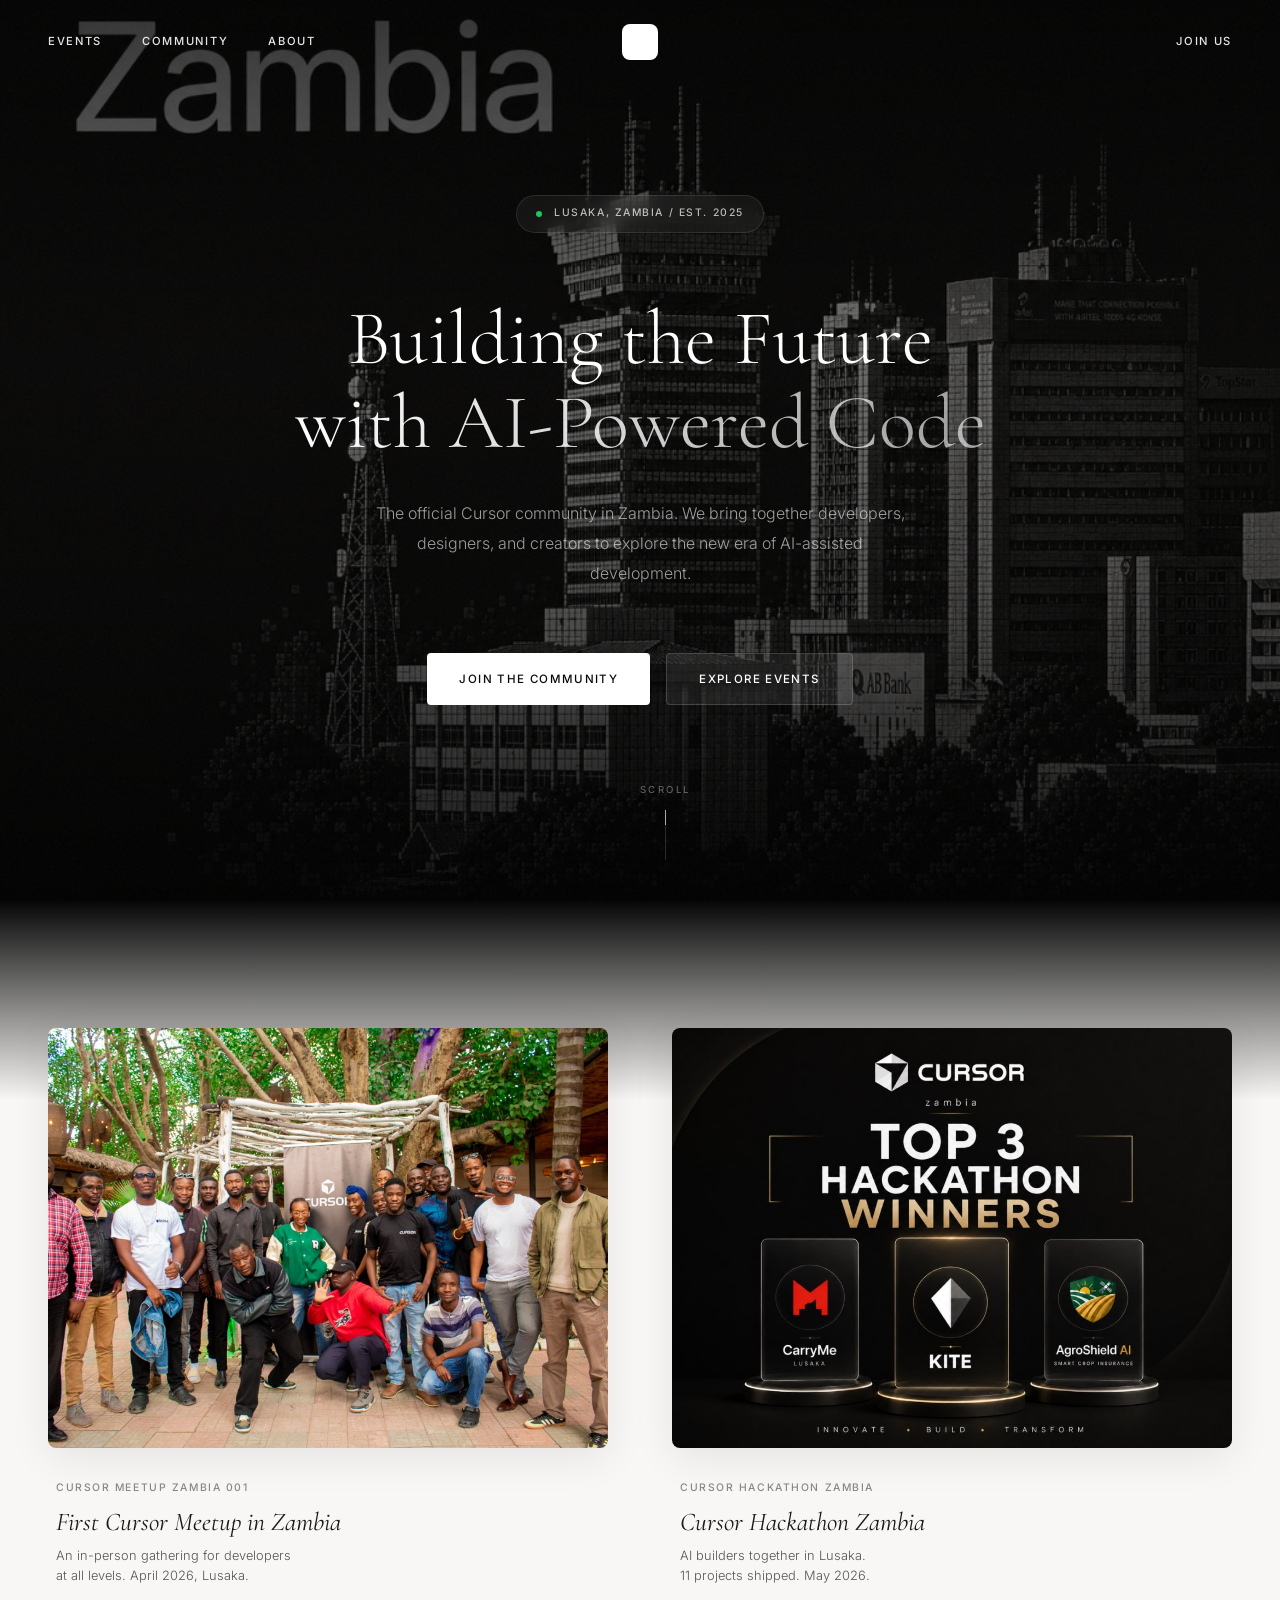
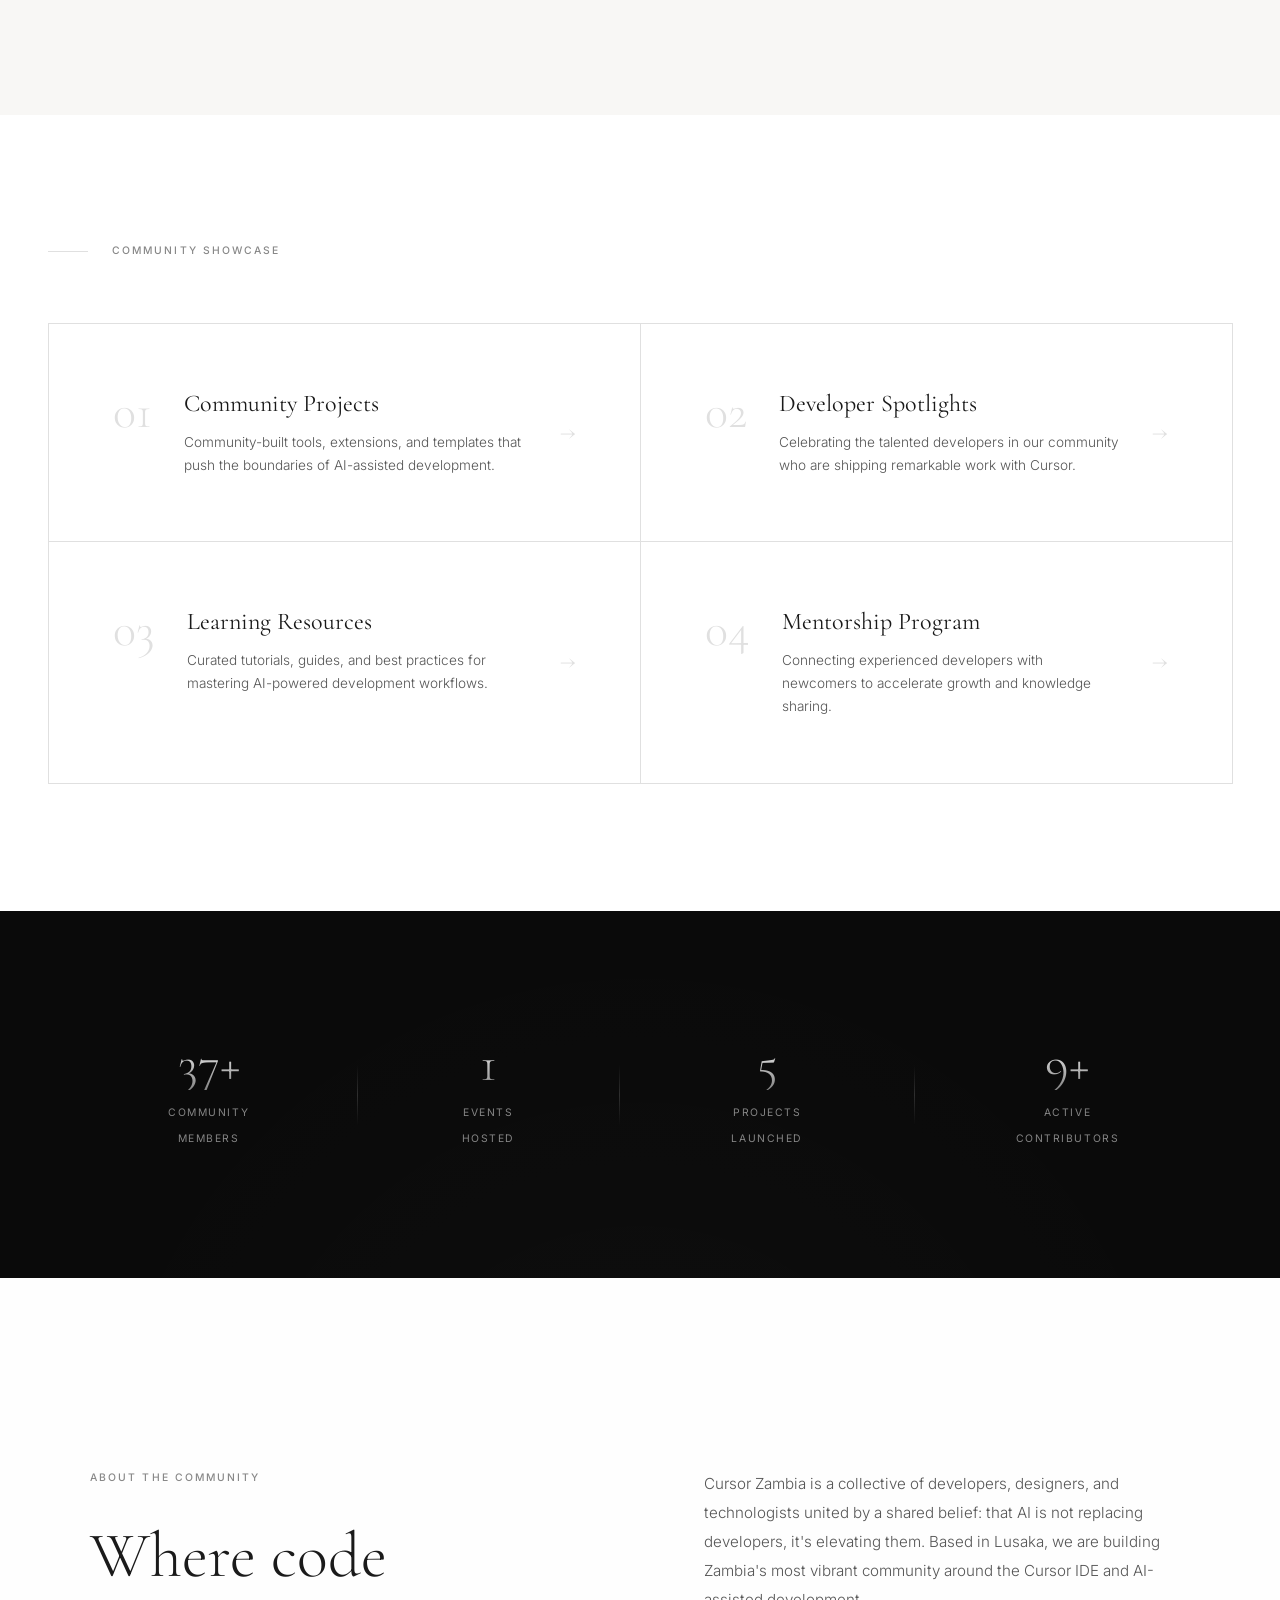
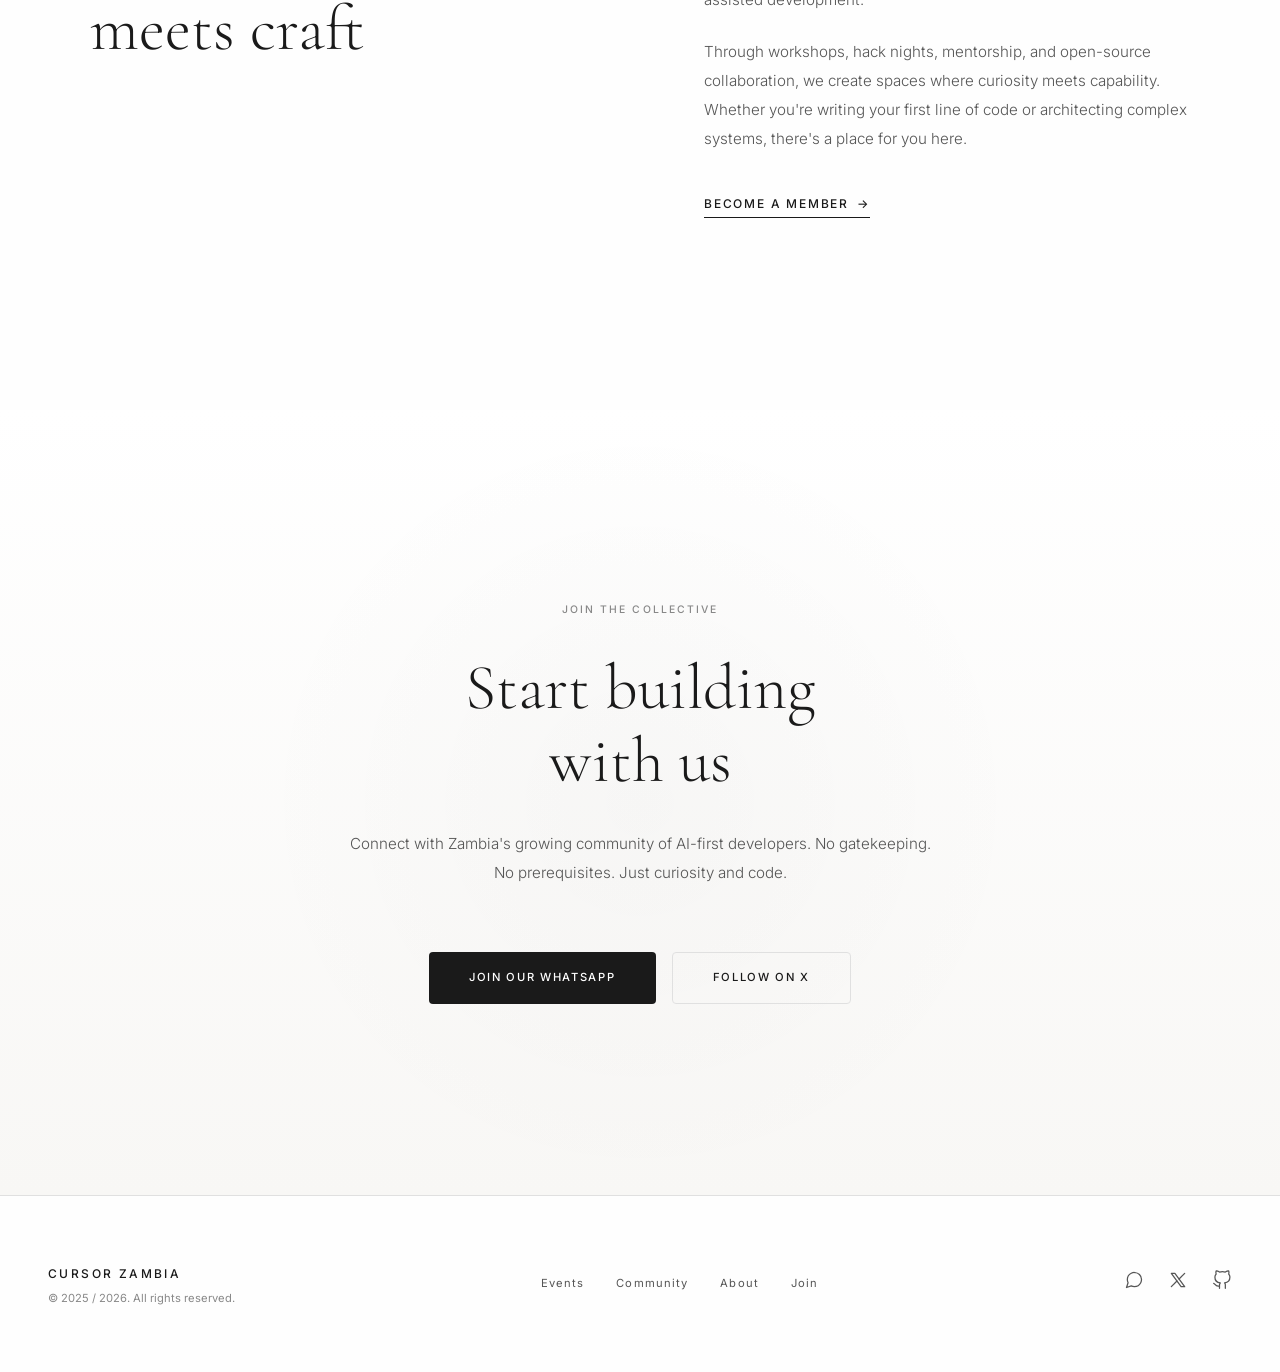
<file: index.html>
<!DOCTYPE html>
<html lang="en">
<head>
  <meta charset="UTF-8">
  <meta name="viewport" content="width=device-width, initial-scale=1.0">
  <title>Cursor Zambia Community</title>
  <link rel="icon" href="assets/logo.png" type="image/png">
  <link rel="preconnect" href="https://fonts.googleapis.com">
  <link rel="preconnect" href="https://fonts.gstatic.com" crossorigin>
  <link href="https://fonts.googleapis.com/css2?family=Cormorant+Garamond:ital,wght@0,300;0,400;0,500;0,600;1,300;1,400&family=Inter:wght@300;400;500&display=swap" rel="stylesheet">
  <link rel="stylesheet" href="styles.css">
</head>
<body>

  <!-- Navigation -->
  <nav class="nav nav--dark" id="nav">
    <div class="nav-left">
      <a href="#events" class="nav-link">EVENTS</a>
      <a href="#community" class="nav-link">COMMUNITY</a>
      <a href="#about" class="nav-link">ABOUT</a>
    </div>
    <a href="#" class="nav-logo">
      <img src="assets/logo.png" alt="Cursor Zambia" class="nav-logo-img">
    </a>
    <div class="nav-right">
      <a href="https://chat.whatsapp.com/I1UkLFpUMJj791DA07cmBk" target="_blank" rel="noopener noreferrer" class="nav-link">JOIN US</a>
    </div>
  </nav>

  <!-- Hero -->
  <header class="hero" id="hero">
    <div class="hero-background">
      <img src="assets/hero-lusaka-skyline.png" alt="Lusaka Skyline">
    </div>
    <div class="hero-overlay"></div>
    <div class="hero-grain"></div>
    
    <div class="hero-inner">
      <div class="hero-badge">
        <span class="hero-badge-dot"></span>
        <span class="hero-badge-text">Lusaka, Zambia / Est. 2025</span>
      </div>
      
      <h1 class="hero-title">
        <span>Building the Future</span>
        <span class="highlight">with AI-Powered Code</span>
      </h1>
      
      <p class="hero-desc">
        The official Cursor community in Zambia. We bring together developers,
        designers, and creators to explore the new era of AI-assisted development.
      </p>
      
      <div class="hero-actions">
        <a href="https://chat.whatsapp.com/I1UkLFpUMJj791DA07cmBk" target="_blank" rel="noopener noreferrer" class="hero-btn hero-btn--primary">
          Join the Community
        </a>
        <a href="#events" class="hero-btn hero-btn--secondary">
          Explore Events
        </a>
      </div>
    </div>
    
    <div class="hero-scroll">
      <span class="hero-scroll-text">Scroll</span>
      <span class="hero-scroll-line"></span>
    </div>
  </header>

  <!-- Featured Events -->
  <section class="gallery" id="events">

    <div class="gallery-grid">
      <article class="gallery-card gallery-card--large" data-animate
        data-href="meetup-001.html"
        data-event='{"label":"CURSOR MEETUP ZAMBIA 001","title":"First Cursor Meetup in Zambia","desc":"Our inaugural in-person meetup brought together developers, designers, and tech enthusiasts from across Lusaka for an evening of demos, networking, and hands-on sessions with Cursor. A milestone for Zambia'\''s AI-first developer community.","date":"April 2026","location":"Lusaka, Zambia","type":"In-Person Meetup","img":"assets/meetup.png","link":"meetup-001.html"}'>
        <div class="gallery-card-img">
          <img src="assets/meetup.png" alt="Cursor Meetup Zambia 001" class="card-image">
        </div>
        <div class="gallery-card-info">
          <p class="card-room">CURSOR MEETUP ZAMBIA 001</p>
          <h3 class="card-title">First Cursor Meetup in Zambia</h3>
          <p class="card-meta">An in-person gathering for developers<br>at all levels. April 2026, Lusaka.</p>
        </div>
      </article>

      <article class="gallery-card gallery-card--small" data-animate
        data-href="hackathon.html"
        data-event='{"label":"CURSOR HACKATHON ZAMBIA","title":"Cursor Hackathon Zambia","desc":"A full day of building, collaboration, and rapid prototyping with Cursor. 11 projects shipped across Health, Agriculture, Education, and Fintech tracks.","date":"May 25, 2026","location":"The Library Shhh, Lusaka","type":"Hackathon","img":"assets/hackathon-winners.png","link":"hackathon.html"}'>
        <div class="gallery-card-img">
          <img src="assets/hackathon-winners.png" alt="Cursor Hackathon Zambia Top 3 Winners" class="card-image">
        </div>
        <div class="gallery-card-info">
          <p class="card-room">CURSOR HACKATHON ZAMBIA</p>
          <h3 class="card-title">Cursor Hackathon Zambia</h3>
          <p class="card-meta">AI builders together in Lusaka.<br>11 projects shipped. May 2026.</p>
        </div>
      </article>
    </div>

  </section>

  <!-- Event Detail Overlay -->
  <div class="event-overlay" id="eventOverlay">
    <div class="event-backdrop" id="eventBackdrop"></div>
    <div class="event-card">
      <button class="event-card-close" id="eventClose">&times;</button>
      <div class="event-card-img" id="eventImg"></div>
      <div class="event-card-body">
        <div>
          <p class="event-label" id="eventLabel"></p>
          <h2 class="event-title" id="eventTitle"></h2>
          <p class="event-desc" id="eventDesc"></p>
          <div class="event-details">
            <div class="event-detail-row">
              <svg viewBox="0 0 24 24" fill="none" stroke="currentColor" stroke-width="1.5"><rect x="3" y="4" width="18" height="18" rx="2"/><path d="M16 2v4M8 2v4M3 10h18"/></svg>
              <span id="eventDate"></span>
            </div>
            <div class="event-detail-row">
              <svg viewBox="0 0 24 24" fill="none" stroke="currentColor" stroke-width="1.5"><path d="M12 2C8.13 2 5 5.13 5 9c0 5.25 7 13 7 13s7-7.75 7-13c0-3.87-3.13-7-7-7z"/><circle cx="12" cy="9" r="2.5"/></svg>
              <span id="eventLocation"></span>
            </div>
            <div class="event-detail-row">
              <svg viewBox="0 0 24 24" fill="none" stroke="currentColor" stroke-width="1.5"><circle cx="12" cy="12" r="10"/><path d="M12 6v6l4 2"/></svg>
              <span id="eventType"></span>
            </div>
          </div>
        </div>
        <a href="#" class="event-cta" id="eventCta">View Event</a>
      </div>
    </div>
  </div>

  <!-- Community Showcase -->
  <section class="showcase" id="community">
    <div class="section-label" data-animate>
      <span class="label-line"></span>
      <span class="label-text">COMMUNITY SHOWCASE</span>
    </div>

    <div class="showcase-grid">
      <a href="projects.html" class="showcase-item" data-animate>
        <div class="showcase-number">01</div>
        <div class="showcase-content">
          <h3 class="showcase-title">Community Projects</h3>
          <p class="showcase-desc">Community-built tools, extensions, and templates that push the boundaries of AI-assisted development.</p>
        </div>
        <span class="showcase-arrow">&rarr;</span>
      </a>

      <a href="developers.html" class="showcase-item" data-animate>
        <div class="showcase-number">02</div>
        <div class="showcase-content">
          <h3 class="showcase-title">Developer Spotlights</h3>
          <p class="showcase-desc">Celebrating the talented developers in our community who are shipping remarkable work with Cursor.</p>
        </div>
        <span class="showcase-arrow">&rarr;</span>
      </a>

      <a href="resources.html" class="showcase-item" data-animate>
        <div class="showcase-number">03</div>
        <div class="showcase-content">
          <h3 class="showcase-title">Learning Resources</h3>
          <p class="showcase-desc">Curated tutorials, guides, and best practices for mastering AI-powered development workflows.</p>
        </div>
        <span class="showcase-arrow">&rarr;</span>
      </a>

      <a href="mentorship.html" class="showcase-item" data-animate>
        <div class="showcase-number">04</div>
        <div class="showcase-content">
          <h3 class="showcase-title">Mentorship Program</h3>
          <p class="showcase-desc">Connecting experienced developers with newcomers to accelerate growth and knowledge sharing.</p>
        </div>
        <span class="showcase-arrow">&rarr;</span>
      </a>
    </div>
  </section>

  <!-- Stats Band -->
  <section class="stats">
    <div class="stats-inner">
      <div class="stat" data-animate>
        <span class="stat-number" data-count="40" data-suffix="+">0</span>
        <span class="stat-label">Community Members</span>
      </div>
      <div class="stat-divider"></div>
      <div class="stat" data-animate>
        <span class="stat-number" data-count="1" data-suffix="">0</span>
        <span class="stat-label">Events Hosted</span>
      </div>
      <div class="stat-divider"></div>
      <div class="stat" data-animate>
        <span class="stat-number" data-count="5" data-suffix="">0</span>
        <span class="stat-label">Projects Launched</span>
      </div>
      <div class="stat-divider"></div>
      <div class="stat" data-animate>
        <span class="stat-number" data-count="10" data-suffix="+">0</span>
        <span class="stat-label">Active Contributors</span>
      </div>
    </div>
  </section>

  <!-- About -->
  <section class="about" id="about">
    <div class="about-inner">
      <div class="about-left" data-animate>
        <p class="about-label">ABOUT THE COMMUNITY</p>
        <h2 class="about-heading">Where code<br>meets craft</h2>
      </div>
      <div class="about-right" data-animate>
        <p class="about-text">
          Cursor Zambia is a collective of developers, designers, and technologists
          united by a shared belief: that AI is not replacing developers, it's
          elevating them. Based in Lusaka, we are building Zambia's most vibrant
          community around the Cursor IDE and AI-assisted development.
        </p>
        <p class="about-text">
          Through workshops, hack nights, mentorship, and open-source collaboration,
          we create spaces where curiosity meets capability. Whether you're writing
          your first line of code or architecting complex systems, there's a place
          for you here.
        </p>
        <a href="https://chat.whatsapp.com/I1UkLFpUMJj791DA07cmBk" target="_blank" rel="noopener noreferrer" class="about-cta">Become a Member</a>
      </div>
    </div>
  </section>

  <!-- Join Section -->
  <section class="join" id="join">
    <div class="join-inner" data-animate>
      <p class="join-label">JOIN THE COLLECTIVE</p>
      <h2 class="join-heading">Start building<br>with us</h2>
      <p class="join-desc">
        Connect with Zambia's growing community of AI-first developers.
        No gatekeeping. No prerequisites. Just curiosity and code.
      </p>
      <div class="join-actions">
        <a href="https://chat.whatsapp.com/I1UkLFpUMJj791DA07cmBk" target="_blank" class="btn btn-primary">Join Our WhatsApp</a>
        <a href="#" class="btn btn-outline">Follow on X</a>
      </div>
    </div>
  </section>

  <!-- Footer -->
  <footer class="footer">
    <div class="footer-inner">
      <div class="footer-brand">
        <span class="footer-logo">CURSOR ZAMBIA</span>
        <p class="footer-copy">&copy; 2025 / 2026. All rights reserved.</p>
      </div>
      <div class="footer-links">
        <a href="#events">Events</a>
        <a href="#community">Community</a>
        <a href="#about">About</a>
        <a href="https://chat.whatsapp.com/I1UkLFpUMJj791DA07cmBk" target="_blank" rel="noopener noreferrer">Join</a>
      </div>
      <div class="footer-social">
        <a href="https://chat.whatsapp.com/I1UkLFpUMJj791DA07cmBk" target="_blank" aria-label="WhatsApp">
          <svg width="20" height="20" viewBox="0 0 24 24" fill="none" stroke="currentColor" stroke-width="1.5" stroke-linecap="round" stroke-linejoin="round"><path d="M21 11.5a8.38 8.38 0 0 1-.9 3.8 8.5 8.5 0 0 1-7.6 4.7 8.38 8.38 0 0 1-3.8-.9L3 21l1.9-5.7a8.38 8.38 0 0 1-.9-3.8 8.5 8.5 0 0 1 4.7-7.6 8.38 8.38 0 0 1 3.8-.9h.5a8.48 8.48 0 0 1 8 8v.5z"/></svg>
        </a>
        <a href="#" aria-label="X / Twitter">
          <svg width="20" height="20" viewBox="0 0 24 24" fill="none" stroke="currentColor" stroke-width="1.5" stroke-linecap="round" stroke-linejoin="round"><path d="M4 4l11.733 16h4.267l-11.733 -16h-4.267z"/><path d="M4 20l6.768 -6.768"/><path d="M20 4l-6.768 6.768"/></svg>
        </a>
        <a href="#" aria-label="GitHub">
          <svg width="20" height="20" viewBox="0 0 24 24" fill="none" stroke="currentColor" stroke-width="1.5" stroke-linecap="round" stroke-linejoin="round"><path d="M9 19c-5 1.5-5-2.5-7-3m14 6v-3.87a3.37 3.37 0 0 0-.94-2.61c3.14-.35 6.44-1.54 6.44-7A5.44 5.44 0 0 0 20 4.77 5.07 5.07 0 0 0 19.91 1S18.73.65 16 2.48a13.38 13.38 0 0 0-7 0C6.27.65 5.09 1 5.09 1A5.07 5.07 0 0 0 5 4.77a5.44 5.44 0 0 0-1.5 3.78c0 5.42 3.3 6.61 6.44 7A3.37 3.37 0 0 0 9 18.13V22"/></svg>
        </a>
      </div>
    </div>
  </footer>

  <script src="main.js"></script>
  <script>
    // Event card detail overlay
    const eventOverlay = document.getElementById('eventOverlay');

    document.querySelectorAll('.gallery-card[data-event]').forEach(card => {
      card.addEventListener('click', () => {
        if (card.getAttribute('data-href')) {
          window.location.href = card.getAttribute('data-href');
          return;
        }
        const ev = JSON.parse(card.getAttribute('data-event'));
        document.getElementById('eventLabel').textContent = ev.label;
        document.getElementById('eventTitle').textContent = ev.title;
        document.getElementById('eventDesc').textContent = ev.desc;
        document.getElementById('eventDate').textContent = ev.date;
        document.getElementById('eventLocation').textContent = ev.location;
        document.getElementById('eventType').textContent = ev.type;
        const cta = document.getElementById('eventCta');
        cta.href = ev.link;
        cta.textContent = ev.link === '#' ? 'Register Coming Soon' : 'View Event';

        const imgEl = document.getElementById('eventImg');
        if (ev.img) {
          imgEl.innerHTML = `<img src="${ev.img}" alt="${ev.title}">`;
        } else {
          imgEl.innerHTML = `<div class="event-card-logo"><img src="assets/logo.png" alt="Cursor Zambia"></div>`;
        }

        eventOverlay.classList.add('active');
      });
    });

    document.getElementById('eventClose').addEventListener('click', () => eventOverlay.classList.remove('active'));
    document.getElementById('eventBackdrop').addEventListener('click', () => eventOverlay.classList.remove('active'));
    document.addEventListener('keydown', e => { if (e.key === 'Escape') eventOverlay.classList.remove('active'); });
  </script>
</body>
</html>
</file>
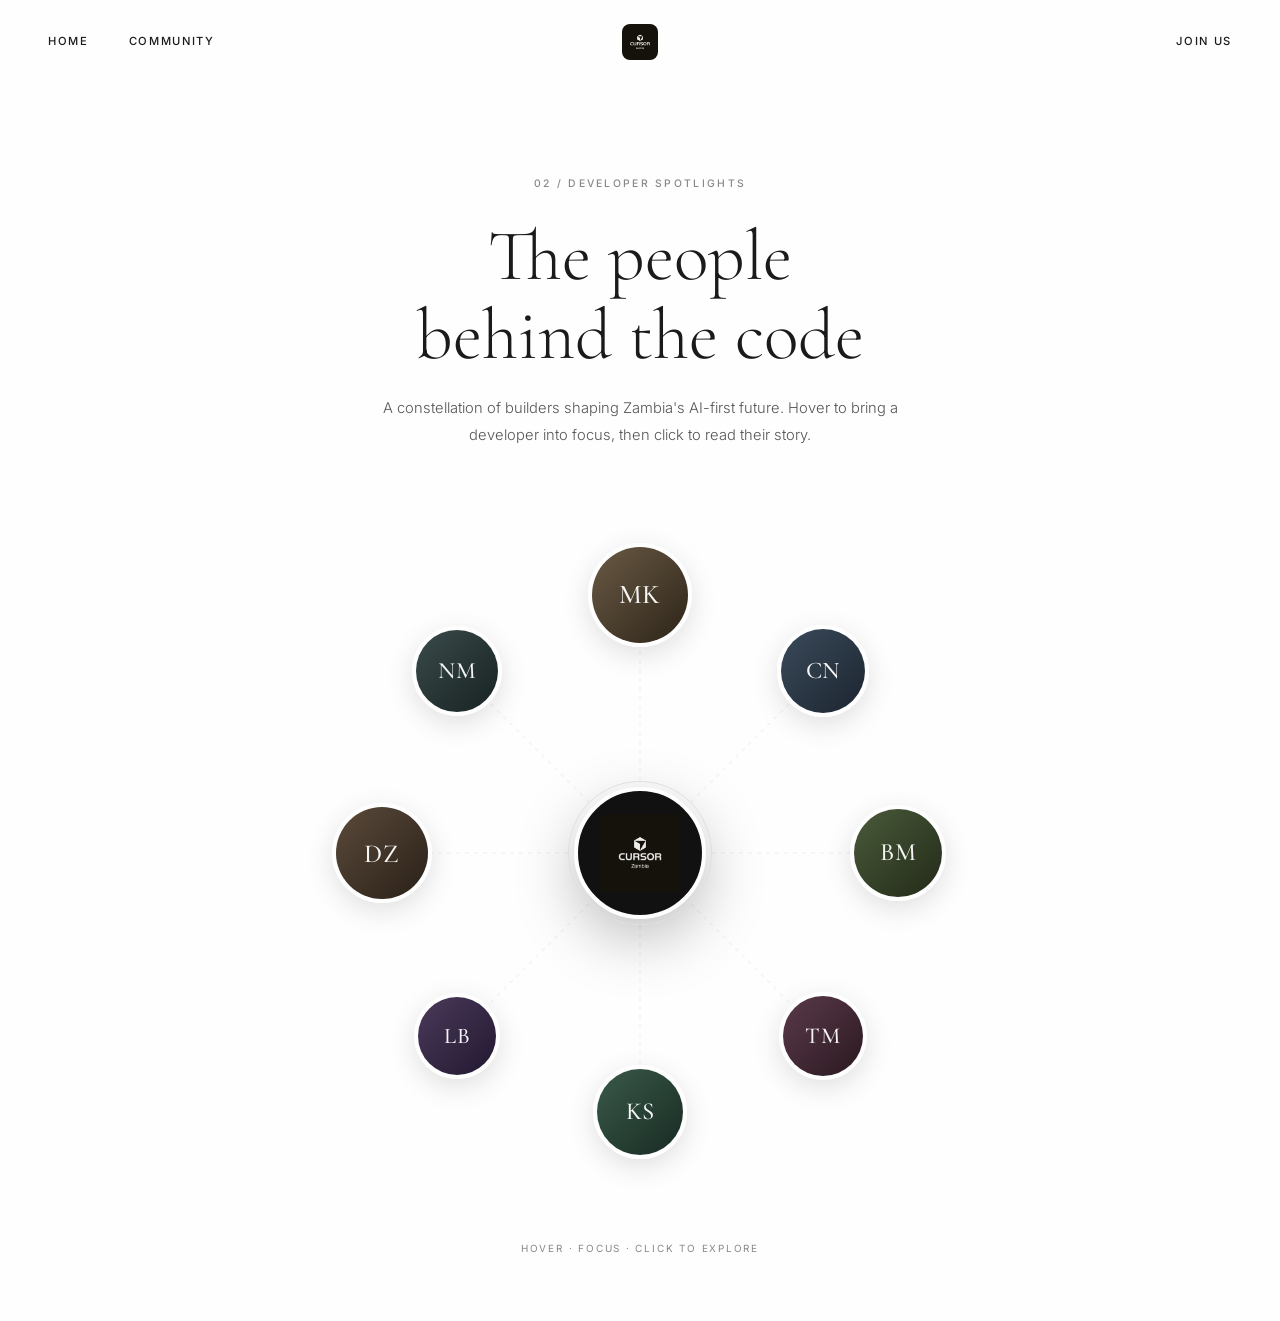
<file: developers.html>
<!DOCTYPE html>
<html lang="en">
<head>
  <meta charset="UTF-8">
  <meta name="viewport" content="width=device-width, initial-scale=1.0">
  <title>Developer Spotlights / Cursor Zambia</title>
  <link rel="icon" href="assets/logo.png" type="image/png">
  <link rel="preconnect" href="https://fonts.googleapis.com">
  <link rel="preconnect" href="https://fonts.gstatic.com" crossorigin>
  <link href="https://fonts.googleapis.com/css2?family=Cormorant+Garamond:ital,wght@0,300;0,400;0,500;0,600;1,300;1,400&family=Inter:wght@300;400;500&display=swap" rel="stylesheet">
  <link rel="stylesheet" href="styles.css">
  <style>
    .page-hero {
      padding: 11rem 3rem 2rem;
      text-align: center;
      position: relative;
    }
    .page-hero-label {
      font-family: var(--font-sans);
      font-size: 0.65rem;
      font-weight: 500;
      letter-spacing: 0.22em;
      color: var(--color-text-muted);
      margin-bottom: 1.5rem;
    }
    .page-hero-title {
      font-family: var(--font-serif);
      font-size: clamp(2.5rem, 6vw, 4.5rem);
      font-weight: 300;
      line-height: 1.1;
      margin-bottom: 1.25rem;
    }
    .page-hero-desc {
      font-size: 0.92rem;
      font-weight: 300;
      color: var(--color-text-light);
      max-width: 520px;
      margin: 0 auto;
      line-height: 1.85;
    }

    /* ===== Constellation (desktop) ===== */
    .constellation {
      position: relative;
      display: flex;
      align-items: center;
      justify-content: center;
      padding: 2rem 1rem 5rem;
    }
    .constellation-stage {
      position: relative;
      width: 680px;
      height: 680px;
      max-width: 92vw;
    }
    .constellation-lines {
      position: absolute;
      inset: 0;
      width: 100%;
      height: 100%;
      pointer-events: none;
      overflow: visible;
    }
    .constellation-lines line {
      stroke: var(--color-border);
      stroke-width: 1;
      vector-effect: non-scaling-stroke;
      opacity: 0.5;
      stroke-dasharray: 4 5;
      animation: dashDrift 22s linear infinite;
    }
    @keyframes dashDrift {
      to { stroke-dashoffset: -200; }
    }

    .hub {
      position: absolute;
      left: 50%;
      top: 50%;
      transform: translate(-50%, -50%);
      width: 132px;
      height: 132px;
      border-radius: 50%;
      background: #111;
      display: flex;
      align-items: center;
      justify-content: center;
      box-shadow: 0 20px 60px rgba(0,0,0,0.25);
      z-index: 5;
      border: 4px solid var(--color-bg);
    }
    .hub::after {
      content: '';
      position: absolute;
      inset: -10px;
      border-radius: 50%;
      border: 1px solid var(--color-border);
      animation: pulseRing 3.5s ease-out infinite;
    }
    @keyframes pulseRing {
      0% { transform: scale(1); opacity: 0.7; }
      100% { transform: scale(1.35); opacity: 0; }
    }
    .hub img { width: 78px; height: 78px; object-fit: contain; }

    .dev-node {
      position: absolute;
      border-radius: 50%;
      cursor: pointer;
      display: flex;
      align-items: center;
      justify-content: center;
      overflow: visible;
      border: 4px solid var(--color-bg);
      box-shadow: 0 8px 28px rgba(0,0,0,0.12);
      transition: transform 0.55s cubic-bezier(0.25,0.46,0.45,0.94), opacity 0.45s ease, filter 0.45s ease, box-shadow 0.45s ease;
      animation: floatNode 7s ease-in-out infinite;
    }
    @keyframes floatNode {
      0%, 100% { translate: 0 0; }
      50% { translate: 0 -10px; }
    }
    .dev-node .avatar {
      width: 100%;
      height: 100%;
      border-radius: 50%;
      display: flex;
      align-items: center;
      justify-content: center;
      font-family: var(--font-serif);
      font-weight: 500;
      color: rgba(255,255,255,0.95);
      letter-spacing: 0.02em;
    }
    .dev-node .name-tag {
      position: absolute;
      bottom: -34px;
      left: 50%;
      transform: translateX(-50%);
      white-space: nowrap;
      text-align: center;
      font-family: var(--font-sans);
      font-size: 0.62rem;
      font-weight: 500;
      letter-spacing: 0.08em;
      color: var(--color-text);
      opacity: 0;
      transition: opacity 0.3s ease;
    }
    .dev-node .name-tag small {
      display: block;
      font-weight: 400;
      color: var(--color-text-muted);
      letter-spacing: 0.05em;
      margin-top: 2px;
    }

    .constellation-stage:hover .dev-node {
      opacity: 0.32;
      transform: scale(0.9);
      filter: saturate(0.6);
      animation-play-state: paused;
    }
    .constellation-stage:hover .dev-node:hover {
      opacity: 1;
      transform: scale(1.35);
      filter: saturate(1);
      z-index: 20;
      box-shadow: 0 22px 60px rgba(0,0,0,0.28);
      border-color: var(--color-white);
    }
    .constellation-stage:hover .dev-node:hover .name-tag { opacity: 1; }

    .hint {
      text-align: center;
      font-size: 0.62rem;
      letter-spacing: 0.18em;
      text-transform: uppercase;
      color: var(--color-text-muted);
      margin-top: -2rem;
      padding-bottom: 4rem;
    }

    /* ===== Card grid (mobile/tablet) ===== */
    .dev-grid {
      display: none;
      grid-template-columns: repeat(auto-fill, minmax(150px, 1fr));
      gap: 1px;
      background: var(--color-border);
      border: 1px solid var(--color-border);
      max-width: 720px;
      margin: 1rem auto 5rem;
    }
    .dev-grid-card {
      background: var(--color-white);
      padding: 1.75rem 1.25rem;
      text-align: center;
      cursor: pointer;
      transition: background 0.3s ease;
    }
    .dev-grid-card:hover { background: var(--color-bg); }
    .dev-grid-card .avatar {
      width: 64px;
      height: 64px;
      border-radius: 50%;
      margin: 0 auto 1rem;
      display: flex;
      align-items: center;
      justify-content: center;
      font-family: var(--font-serif);
      font-size: 1.4rem;
      color: rgba(255,255,255,0.95);
    }
    .dev-grid-card .gc-name { font-family: var(--font-serif); font-size: 1.1rem; }
    .dev-grid-card .gc-role { font-size: 0.6rem; letter-spacing: 0.12em; text-transform: uppercase; color: var(--color-text-muted); margin-top: 0.3rem; }

    /* ===== Bio modal ===== */
    .bio-overlay {
      position: fixed;
      inset: 0;
      z-index: 200;
      display: flex;
      align-items: center;
      justify-content: center;
      opacity: 0;
      pointer-events: none;
      transition: opacity 0.4s ease;
      padding: 1.5rem;
    }
    .bio-overlay.active { opacity: 1; pointer-events: all; }
    .bio-backdrop {
      position: absolute;
      inset: 0;
      background: rgba(26,26,26,0.6);
      backdrop-filter: blur(10px);
      -webkit-backdrop-filter: blur(10px);
    }
    .bio-card {
      position: relative;
      background: var(--color-white);
      max-width: 560px;
      width: 100%;
      padding: 3rem;
      transform: translateY(30px) scale(0.96);
      transition: transform 0.45s cubic-bezier(0.25,0.46,0.45,0.94);
      box-shadow: 0 40px 90px rgba(0,0,0,0.3);
      max-height: 88vh;
      overflow-y: auto;
    }
    .bio-overlay.active .bio-card { transform: translateY(0) scale(1); }
    .bio-close {
      position: absolute;
      top: 1.25rem;
      right: 1.25rem;
      width: 32px; height: 32px;
      background: none; border: none; cursor: pointer;
      color: var(--color-text-muted);
      font-size: 1.3rem;
      transition: color 0.3s ease;
    }
    .bio-close:hover { color: var(--color-text); }
    .bio-header { display: flex; align-items: center; gap: 1.5rem; margin-bottom: 1.75rem; }
    .bio-avatar {
      width: 84px; height: 84px;
      border-radius: 50%;
      display: flex; align-items: center; justify-content: center;
      font-family: var(--font-serif);
      font-size: 2rem;
      color: rgba(255,255,255,0.95);
      flex-shrink: 0;
      box-shadow: 0 10px 30px rgba(0,0,0,0.15);
    }
    .bio-name { font-family: var(--font-serif); font-size: 1.9rem; font-weight: 400; line-height: 1.15; }
    .bio-role { font-size: 0.68rem; font-weight: 500; letter-spacing: 0.15em; text-transform: uppercase; color: var(--color-text-muted); margin-top: 0.35rem; }
    .bio-location { font-size: 0.72rem; color: var(--color-text-light); margin-top: 0.4rem; display: flex; align-items: center; gap: 0.35rem; }
    .bio-location svg { width: 12px; height: 12px; }

    .bio-stats {
      display: grid;
      grid-template-columns: repeat(3, 1fr);
      gap: 1px;
      background: var(--color-border);
      border: 1px solid var(--color-border);
      margin-bottom: 1.75rem;
    }
    .bio-stat { background: var(--color-white); padding: 1rem 0.5rem; text-align: center; }
    .bio-stat-num { font-family: var(--font-serif); font-size: 1.6rem; font-weight: 400; line-height: 1; }
    .bio-stat-label { font-size: 0.55rem; letter-spacing: 0.12em; text-transform: uppercase; color: var(--color-text-muted); margin-top: 0.4rem; }

    .bio-text { font-size: 0.9rem; font-weight: 300; line-height: 1.9; color: var(--color-text-light); margin-bottom: 1.75rem; }
    .bio-work-label { font-size: 0.62rem; font-weight: 500; letter-spacing: 0.2em; color: var(--color-text-muted); margin-bottom: 0.75rem; }
    .bio-tags { display: flex; flex-wrap: wrap; gap: 0.5rem; }
    .bio-tag { font-size: 0.68rem; padding: 0.4rem 1rem; border: 1px solid var(--color-border); color: var(--color-text-light); }
    .bio-links { display: flex; gap: 1.25rem; margin-top: 1.75rem; }
    .bio-link { font-size: 0.68rem; font-weight: 500; letter-spacing: 0.1em; color: var(--color-text); border-bottom: 1px solid var(--color-border); padding-bottom: 2px; transition: border-color 0.3s ease; }
    .bio-link:hover { border-color: var(--color-text); }

    @media (max-width: 760px) {
      .constellation, .hint { display: none; }
      .dev-grid { display: grid; }
      .page-hero { padding: 8rem 1.5rem 1rem; }
      .bio-card { padding: 2rem; }
      .bio-name { font-size: 1.5rem; }
      .bio-header { gap: 1rem; }
      .bio-avatar { width: 68px; height: 68px; font-size: 1.6rem; }
    }
  </style>
</head>
<body>

  <nav class="nav scrolled" id="nav">
    <div class="nav-left">
      <a href="index.html" class="nav-link">HOME</a>
      <a href="index.html#community" class="nav-link">COMMUNITY</a>
    </div>
    <a href="index.html" class="nav-logo">
      <img src="assets/logo.png" alt="Cursor Zambia" class="nav-logo-img">
    </a>
    <div class="nav-right">
      <a href="https://chat.whatsapp.com/I1UkLFpUMJj791DA07cmBk" target="_blank" rel="noopener noreferrer" class="nav-link">JOIN US</a>
    </div>
  </nav>

  <section class="page-hero">
    <p class="page-hero-label">02 / DEVELOPER SPOTLIGHTS</p>
    <h1 class="page-hero-title">The people<br>behind the code</h1>
    <p class="page-hero-desc">A constellation of builders shaping Zambia's AI-first future. Hover to bring a developer into focus, then click to read their story.</p>
  </section>

  <section class="constellation">
    <div class="constellation-stage" id="stage">
      <svg class="constellation-lines" id="lines" viewBox="0 0 100 100" preserveAspectRatio="none"></svg>
      <div class="hub" aria-hidden="true">
        <img src="assets/logo.png" alt="Cursor Zambia">
      </div>
    </div>
  </section>
  <p class="hint">Hover &middot; Focus &middot; Click to explore</p>

  <div class="dev-grid" id="devGrid"></div>

  <!-- Bio Modal -->
  <div class="bio-overlay" id="bioOverlay">
    <div class="bio-backdrop" id="bioBackdrop"></div>
    <div class="bio-card">
      <button class="bio-close" id="bioClose" aria-label="Close">&times;</button>
      <div class="bio-header">
        <div class="bio-avatar" id="bioAvatar"></div>
        <div>
          <h2 class="bio-name" id="bioName"></h2>
          <p class="bio-role" id="bioRole"></p>
          <p class="bio-location">
            <svg viewBox="0 0 24 24" fill="none" stroke="currentColor" stroke-width="1.5"><path d="M12 2C8.13 2 5 5.13 5 9c0 5.25 7 13 7 13s7-7.75 7-13c0-3.87-3.13-7-7-7z"/><circle cx="12" cy="9" r="2.5"/></svg>
            <span id="bioLocation"></span>
          </p>
        </div>
      </div>
      <div class="bio-stats">
        <div class="bio-stat"><div class="bio-stat-num" id="bioYears"></div><div class="bio-stat-label">Years</div></div>
        <div class="bio-stat"><div class="bio-stat-num" id="bioProjects"></div><div class="bio-stat-label">Projects</div></div>
        <div class="bio-stat"><div class="bio-stat-num" id="bioShipped"></div><div class="bio-stat-label">Built w/ Cursor</div></div>
      </div>
      <p class="bio-text" id="bioText"></p>
      <p class="bio-work-label">SPECIALIZATIONS</p>
      <div class="bio-tags" id="bioTags"></div>
      <div class="bio-links" id="bioLinks"></div>
    </div>
  </div>

  <script>
    const developers = [
      { initials: 'MK', name: 'Mwila Kayombo', role: 'Full-Stack Engineer', location: 'Lusaka', grad: ['#6b5a45','#2c2418'], years: 6, projects: 24, shipped: 18, bio: 'Mwila has been building web applications for over six years. An early Cursor adopter, he now leads workshops teaching AI-assisted development to junior developers across Lusaka.', tags: ['React', 'Node.js', 'AI Agents', 'TypeScript'], github: '#', twitter: '#' },
      { initials: 'CN', name: 'Chisomo Njovu', role: 'Frontend Developer', location: 'Lusaka', grad: ['#3a4a5a','#1c2530'], years: 4, projects: 19, shipped: 15, bio: 'Chisomo specializes in crafting beautiful, accessible user interfaces. She is passionate about design systems and uses Cursor to accelerate her component-driven workflow.', tags: ['Vue.js', 'Tailwind', 'Design Systems', 'A11y'], github: '#', twitter: '#' },
      { initials: 'BM', name: 'Bwalya Mulenga', role: 'Backend & DevOps', location: 'Ndola', grad: ['#4a5a3a','#222a18'], years: 5, projects: 21, shipped: 16, bio: 'Bwalya architects scalable backend systems and CI/CD pipelines. He contributes to open-source Cursor extensions and mentors newcomers in cloud infrastructure.', tags: ['Python', 'Docker', 'AWS', 'Extensions'], github: '#', twitter: '#' },
      { initials: 'TM', name: 'Thandiwe Musonda', role: 'Mobile Developer', location: 'Lusaka', grad: ['#5a3a4a','#2a1820'], years: 4, projects: 17, shipped: 14, bio: 'Thandiwe builds cross-platform mobile apps that serve communities across Zambia. She leverages Cursor for rapid prototyping and AI-powered code generation.', tags: ['React Native', 'Flutter', 'Firebase', 'UI/UX'], github: '#', twitter: '#' },
      { initials: 'KS', name: 'Kapembwa Simwanza', role: 'Data Engineer', location: 'Kitwe', grad: ['#3a5a4a','#182a22'], years: 5, projects: 15, shipped: 12, bio: 'Kapembwa transforms raw data into actionable insights. He uses Cursor to write ETL pipelines and explore machine learning models for Zambian agritech startups.', tags: ['Python', 'SQL', 'Machine Learning', 'dbt'], github: '#', twitter: '#' },
      { initials: 'LB', name: 'Lombe Banda', role: 'Creative Technologist', location: 'Lusaka', grad: ['#4a3a5a','#221830'], years: 3, projects: 13, shipped: 11, bio: 'Lombe sits at the intersection of art and code. She creates interactive web experiences, generative art, and teaches creative coding at community events.', tags: ['Three.js', 'GLSL', 'p5.js', 'Creative Coding'], github: '#', twitter: '#' },
      { initials: 'DZ', name: 'Dalitso Zulu', role: 'Systems Architect', location: 'Lusaka', grad: ['#5a4a3a','#2a2018'], years: 10, projects: 32, shipped: 20, bio: 'Dalitso designs distributed systems for fintech products. With over a decade of experience, he provides architectural guidance to community projects and startups.', tags: ['Go', 'Microservices', 'gRPC', 'System Design'], github: '#', twitter: '#' },
      { initials: 'NM', name: 'Natasha Mwape', role: 'QA & Automation', location: 'Livingstone', grad: ['#3a4a4a','#182222'], years: 4, projects: 16, shipped: 13, bio: 'Natasha ensures quality at every level. She builds automated testing frameworks with Cursor and advocates for test-driven development in the community.', tags: ['Playwright', 'Cypress', 'Jest', 'CI/CD'], github: '#', twitter: '#' },
    ];

    // Even radial layout around the hub
    const stage = document.getElementById('stage');
    const lines = document.getElementById('lines');
    const overlay = document.getElementById('bioOverlay');
    const grid = document.getElementById('devGrid');

    const count = developers.length;
    const radius = 38; // percent
    const sizes = [104, 92, 96, 88, 94, 86, 100, 90];

    developers.forEach((dev, i) => {
      const angle = (-90 + (360 / count) * i) * (Math.PI / 180);
      const xp = 50 + radius * Math.cos(angle);
      const yp = 50 + radius * Math.sin(angle);
      const size = sizes[i % sizes.length];

      // connection line
      const line = document.createElementNS('http://www.w3.org/2000/svg', 'line');
      line.setAttribute('x1', 50);
      line.setAttribute('y1', 50);
      line.setAttribute('x2', xp);
      line.setAttribute('y2', yp);
      lines.appendChild(line);

      // node
      const node = document.createElement('div');
      node.className = 'dev-node';
      node.style.width = size + 'px';
      node.style.height = size + 'px';
      node.style.left = `calc(${xp}% - ${size / 2}px)`;
      node.style.top = `calc(${yp}% - ${size / 2}px)`;
      node.style.animationDelay = (i * 0.6) + 's';
      node.style.fontSize = (size * 0.26) + 'px';
      node.innerHTML = `
        <div class="avatar" style="background:linear-gradient(135deg, ${dev.grad[0]}, ${dev.grad[1]})">${dev.initials}</div>
        <span class="name-tag">${dev.name.split(' ')[0]}<small>${dev.role}</small></span>
      `;
      node.addEventListener('click', () => openBio(dev));
      stage.appendChild(node);

      // grid card (mobile)
      const card = document.createElement('div');
      card.className = 'dev-grid-card';
      card.innerHTML = `
        <div class="avatar" style="background:linear-gradient(135deg, ${dev.grad[0]}, ${dev.grad[1]})">${dev.initials}</div>
        <div class="gc-name">${dev.name.split(' ')[0]}</div>
        <div class="gc-role">${dev.role}</div>
      `;
      card.addEventListener('click', () => openBio(dev));
      grid.appendChild(card);
    });

    function openBio(dev) {
      const av = document.getElementById('bioAvatar');
      av.style.background = `linear-gradient(135deg, ${dev.grad[0]}, ${dev.grad[1]})`;
      av.textContent = dev.initials;
      document.getElementById('bioName').textContent = dev.name;
      document.getElementById('bioRole').textContent = dev.role;
      document.getElementById('bioLocation').textContent = dev.location + ', Zambia';
      document.getElementById('bioYears').textContent = dev.years + '+';
      document.getElementById('bioProjects').textContent = dev.projects;
      document.getElementById('bioShipped').textContent = dev.shipped;
      document.getElementById('bioText').textContent = dev.bio;
      document.getElementById('bioTags').innerHTML = dev.tags.map(t => `<span class="bio-tag">${t}</span>`).join('');
      document.getElementById('bioLinks').innerHTML = `
        <a href="${dev.github}" class="bio-link">GitHub</a>
        <a href="${dev.twitter}" class="bio-link">X / Twitter</a>
      `;
      overlay.classList.add('active');
      document.body.style.overflow = 'hidden';
    }

    function closeBio() {
      overlay.classList.remove('active');
      document.body.style.overflow = '';
    }

    document.getElementById('bioClose').addEventListener('click', closeBio);
    document.getElementById('bioBackdrop').addEventListener('click', closeBio);
    document.addEventListener('keydown', (e) => { if (e.key === 'Escape') closeBio(); });
  </script>
  <script src="main.js"></script>
</body>
</html>
</file>
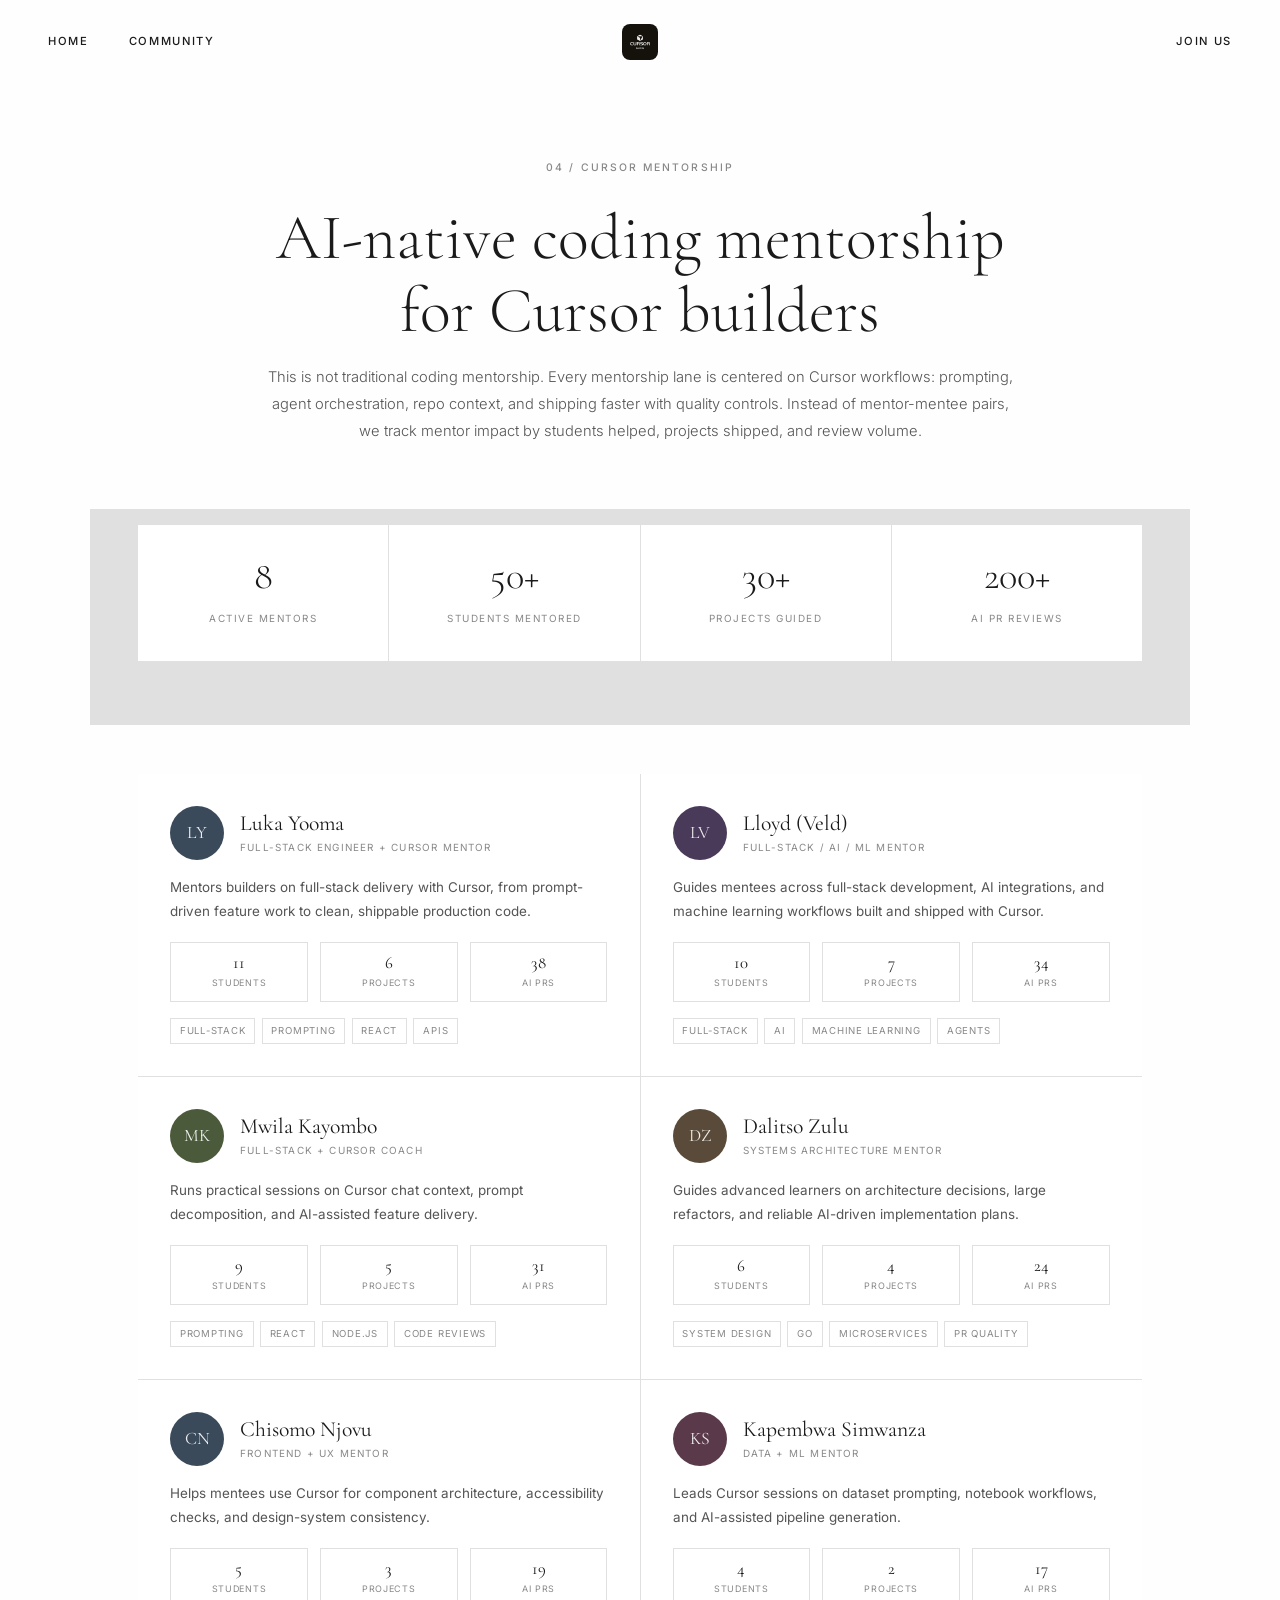
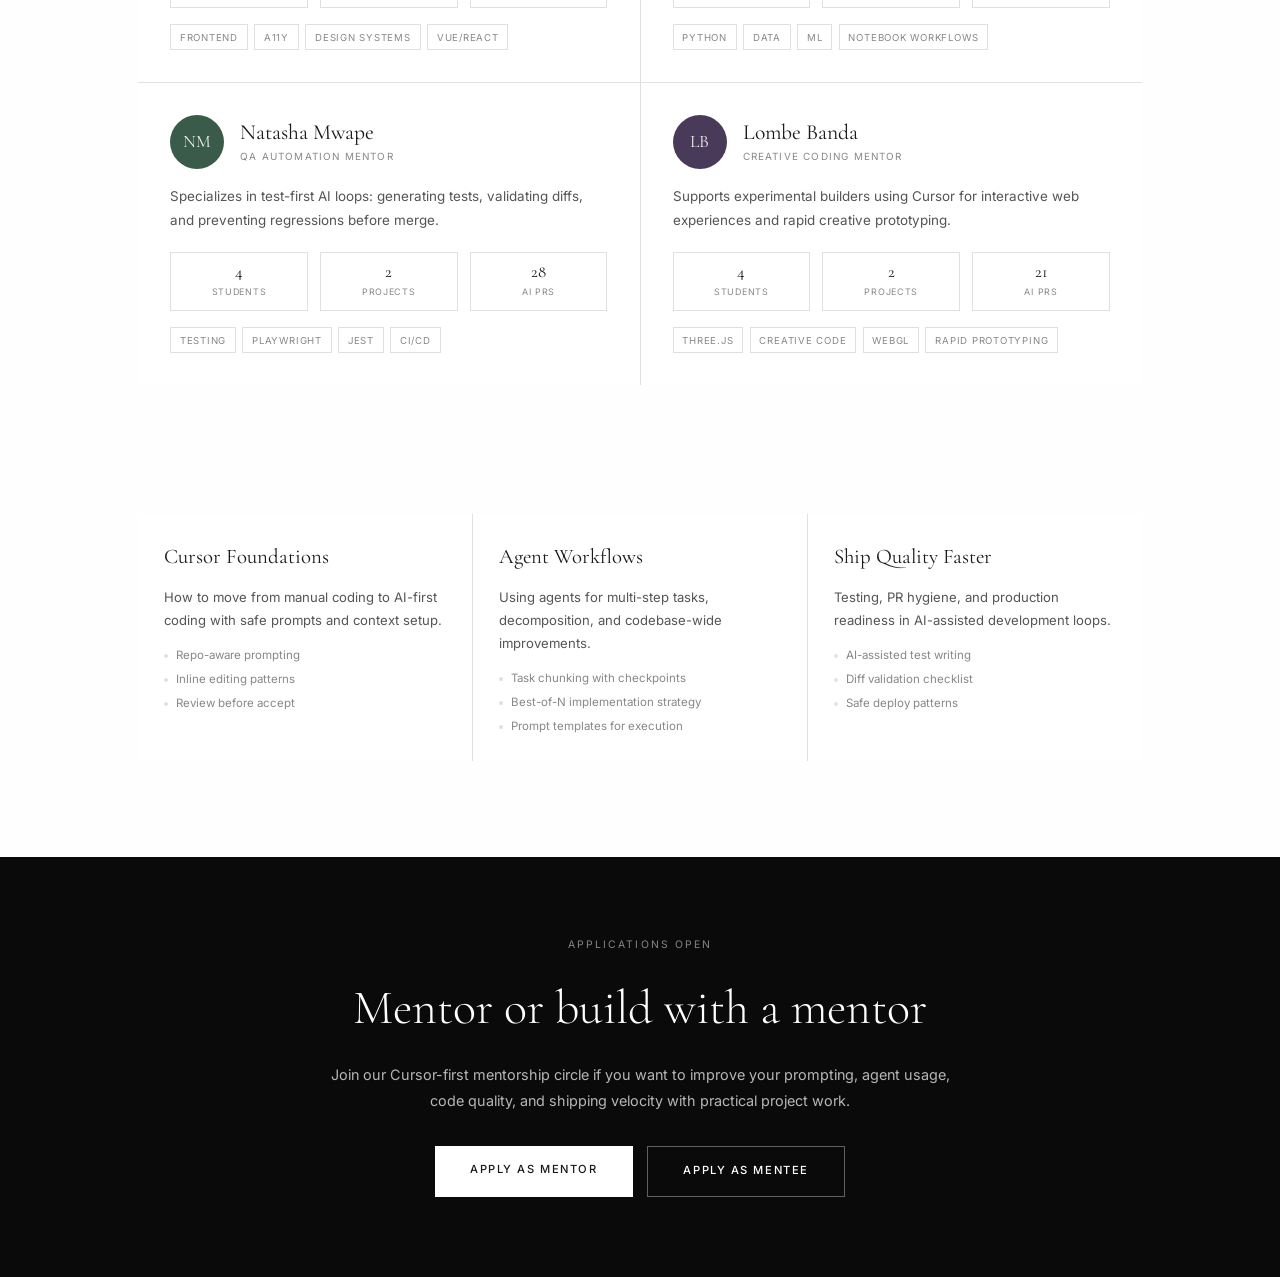
<file: mentorship.html>
<!DOCTYPE html>
<html lang="en">
<head>
  <meta charset="UTF-8">
  <meta name="viewport" content="width=device-width, initial-scale=1.0">
  <title>Cursor Mentors / Cursor Zambia</title>
  <link rel="icon" href="assets/logo.png" type="image/png">
  <link rel="preconnect" href="https://fonts.googleapis.com">
  <link rel="preconnect" href="https://fonts.gstatic.com" crossorigin>
  <link href="https://fonts.googleapis.com/css2?family=Cormorant+Garamond:ital,wght@0,300;0,400;0,500;0,600;1,300;1,400&family=Inter:wght@300;400;500&display=swap" rel="stylesheet">
  <link rel="stylesheet" href="styles.css">
  <style>
    .page-hero {
      padding: 10rem 3rem 4rem;
      text-align: center;
    }
    .page-hero-label {
      font-size: 0.65rem;
      font-weight: 500;
      letter-spacing: 0.2em;
      color: var(--color-text-muted);
      margin-bottom: 1.5rem;
    }
    .page-hero-title {
      font-family: var(--font-serif);
      font-size: clamp(2.4rem, 5vw, 4rem);
      font-weight: 300;
      line-height: 1.15;
      margin-bottom: 1rem;
    }
    .page-hero-desc {
      font-size: 0.92rem;
      font-weight: 300;
      color: var(--color-text-light);
      max-width: 760px;
      margin: 0 auto;
      line-height: 1.85;
    }

    .program-metrics {
      max-width: 1100px;
      margin: 0 auto;
      padding: 1rem 3rem 4rem;
      display: grid;
      grid-template-columns: repeat(4, 1fr);
      gap: 1px;
      background: var(--color-border);
    }
    .metric-card {
      background: var(--color-white);
      padding: 2rem;
      text-align: center;
    }
    .metric-number {
      display: block;
      font-family: var(--font-serif);
      font-size: clamp(2rem, 3vw, 3rem);
      font-weight: 300;
      line-height: 1;
      margin-bottom: 0.5rem;
    }
    .metric-label {
      font-size: 0.62rem;
      letter-spacing: 0.15em;
      color: var(--color-text-muted);
      text-transform: uppercase;
    }

    .mentors-section {
      max-width: 1100px;
      margin: 0 auto;
      padding: 0 3rem 5rem;
    }
    .section-label {
      display: flex;
      align-items: center;
      gap: 1rem;
      margin-bottom: 2rem;
    }
    .section-line {
      width: 34px;
      height: 1px;
      background: var(--color-border);
    }
    .section-text {
      font-size: 0.65rem;
      font-weight: 500;
      letter-spacing: 0.2em;
      color: var(--color-text-muted);
    }

    .mentors-grid {
      display: grid;
      grid-template-columns: repeat(2, 1fr);
      gap: 1px;
      background: var(--color-border);
    }
    .mentor-card {
      background: var(--color-white);
      padding: 2rem;
      transition: background 0.3s ease;
    }
    .mentor-card:hover {
      background: var(--color-bg);
    }
    .mentor-head {
      display: flex;
      align-items: center;
      gap: 1rem;
      margin-bottom: 1rem;
    }
    .mentor-avatar {
      width: 54px;
      height: 54px;
      border-radius: 50%;
      display: flex;
      align-items: center;
      justify-content: center;
      color: rgba(255,255,255,0.9);
      font-family: var(--font-serif);
      font-size: 1.1rem;
      flex-shrink: 0;
    }
    .mentor-name {
      font-family: var(--font-serif);
      font-size: 1.35rem;
      font-weight: 400;
      line-height: 1.2;
    }
    .mentor-role {
      font-size: 0.62rem;
      letter-spacing: 0.12em;
      color: var(--color-text-muted);
      text-transform: uppercase;
      margin-top: 0.2rem;
    }
    .mentor-bio {
      font-size: 0.84rem;
      color: var(--color-text-light);
      line-height: 1.75;
      margin: 1rem 0 1.2rem;
    }
    .mentor-stats {
      display: grid;
      grid-template-columns: repeat(3, 1fr);
      gap: 0.75rem;
      margin-bottom: 1rem;
    }
    .mentor-stat {
      border: 1px solid var(--color-border);
      padding: 0.65rem 0.55rem;
      text-align: center;
      min-height: 58px;
    }
    .mentor-stat strong {
      display: block;
      font-family: var(--font-serif);
      font-size: 1.05rem;
      font-weight: 400;
      line-height: 1.1;
    }
    .mentor-stat span {
      display: block;
      font-size: 0.56rem;
      letter-spacing: 0.08em;
      color: var(--color-text-muted);
      margin-top: 0.25rem;
      text-transform: uppercase;
    }
    .mentor-tags {
      display: flex;
      flex-wrap: wrap;
      gap: 0.4rem;
    }
    .mentor-tag {
      font-size: 0.6rem;
      border: 1px solid var(--color-border);
      color: var(--color-text-muted);
      padding: 0.28rem 0.55rem;
      text-transform: uppercase;
      letter-spacing: 0.08em;
    }

    .tracks {
      max-width: 1100px;
      margin: 0 auto;
      padding: 0 3rem 6rem;
    }
    .tracks-grid {
      display: grid;
      grid-template-columns: repeat(3, 1fr);
      gap: 1px;
      background: var(--color-border);
    }
    .track {
      background: var(--color-white);
      padding: 1.6rem;
    }
    .track h3 {
      font-family: var(--font-serif);
      font-size: 1.3rem;
      font-weight: 400;
      margin-bottom: 0.8rem;
    }
    .track p {
      font-size: 0.82rem;
      color: var(--color-text-light);
      line-height: 1.75;
      margin-bottom: 0.9rem;
    }
    .track ul {
      list-style: none;
      margin: 0;
      padding: 0;
      display: grid;
      gap: 0.35rem;
    }
    .track li {
      font-size: 0.72rem;
      color: var(--color-text-muted);
      padding-left: 0.8rem;
      position: relative;
    }
    .track li::before {
      content: "";
      width: 4px;
      height: 4px;
      border-radius: 50%;
      background: var(--color-border);
      position: absolute;
      left: 0;
      top: 0.48rem;
    }

    .apply-section {
      padding: 5rem 3rem;
      text-align: center;
      background: var(--color-bg-dark);
      color: var(--color-white);
    }
    .apply-label {
      font-size: 0.65rem;
      letter-spacing: 0.2em;
      opacity: 0.5;
      margin-bottom: 1rem;
    }
    .apply-title {
      font-family: var(--font-serif);
      font-size: clamp(2rem, 4vw, 3rem);
      font-weight: 300;
      margin-bottom: 1rem;
    }
    .apply-desc {
      font-size: 0.9rem;
      opacity: 0.7;
      line-height: 1.8;
      max-width: 620px;
      margin: 0 auto 2rem;
    }
    .apply-actions {
      display: flex;
      justify-content: center;
      gap: 0.9rem;
      flex-wrap: wrap;
    }
    .btn-light, .btn-ghost {
      padding: 0.95rem 2.2rem;
      font-size: 0.7rem;
      letter-spacing: 0.14em;
      text-transform: uppercase;
      text-decoration: none;
      font-weight: 500;
    }
    .btn-light {
      background: var(--color-white);
      color: var(--color-accent);
    }
    .btn-ghost {
      border: 1px solid rgba(255,255,255,0.35);
      color: var(--color-white);
    }

    @media (max-width: 900px) {
      .program-metrics { grid-template-columns: repeat(2, 1fr); }
      .mentors-grid { grid-template-columns: 1fr; }
      .tracks-grid { grid-template-columns: 1fr; }
    }
    @media (max-width: 768px) {
      .page-hero { padding: 8rem 1.5rem 2rem; }
      .program-metrics,
      .mentors-section,
      .tracks { padding-left: 1.5rem; padding-right: 1.5rem; }
      .apply-section { padding: 4rem 1.5rem; }
    }
  </style>
</head>
<body>
  <nav class="nav scrolled" id="nav">
    <div class="nav-left">
      <a href="index.html" class="nav-link">HOME</a>
      <a href="index.html#community" class="nav-link">COMMUNITY</a>
    </div>
    <a href="index.html" class="nav-logo">
      <img src="assets/logo.png" alt="Cursor Zambia" class="nav-logo-img">
    </a>
    <div class="nav-right">
      <a href="https://chat.whatsapp.com/I1UkLFpUMJj791DA07cmBk" target="_blank" rel="noopener noreferrer" class="nav-link">JOIN US</a>
    </div>
  </nav>

  <section class="page-hero">
    <p class="page-hero-label">04 / CURSOR MENTORSHIP</p>
    <h1 class="page-hero-title">AI-native coding mentorship<br>for Cursor builders</h1>
    <p class="page-hero-desc">
      This is not traditional coding mentorship. Every mentorship lane is centered on Cursor workflows:
      prompting, agent orchestration, repo context, and shipping faster with quality controls.
      Instead of mentor-mentee pairs, we track mentor impact by students helped, projects shipped, and review volume.
    </p>
  </section>

  <section class="program-metrics">
    <div class="metric-card"><span class="metric-number">8</span><span class="metric-label">Active Mentors</span></div>
    <div class="metric-card"><span class="metric-number">50+</span><span class="metric-label">Students Mentored</span></div>
    <div class="metric-card"><span class="metric-number">30+</span><span class="metric-label">Projects Guided</span></div>
    <div class="metric-card"><span class="metric-number">200+</span><span class="metric-label">AI PR Reviews</span></div>
  </section>

  <section class="mentors-section">
    <div class="section-label">
      <span class="section-line"></span>
      <span class="section-text">MENTOR LEADERBOARD</span>
    </div>
    <div class="mentors-grid" id="mentorsGrid"></div>
  </section>

  <section class="tracks">
    <div class="section-label">
      <span class="section-line"></span>
      <span class="section-text">MENTORSHIP TRACKS</span>
    </div>
    <div class="tracks-grid">
      <article class="track">
        <h3>Cursor Foundations</h3>
        <p>How to move from manual coding to AI-first coding with safe prompts and context setup.</p>
        <ul>
          <li>Repo-aware prompting</li>
          <li>Inline editing patterns</li>
          <li>Review before accept</li>
        </ul>
      </article>
      <article class="track">
        <h3>Agent Workflows</h3>
        <p>Using agents for multi-step tasks, decomposition, and codebase-wide improvements.</p>
        <ul>
          <li>Task chunking with checkpoints</li>
          <li>Best-of-N implementation strategy</li>
          <li>Prompt templates for execution</li>
        </ul>
      </article>
      <article class="track">
        <h3>Ship Quality Faster</h3>
        <p>Testing, PR hygiene, and production readiness in AI-assisted development loops.</p>
        <ul>
          <li>AI-assisted test writing</li>
          <li>Diff validation checklist</li>
          <li>Safe deploy patterns</li>
        </ul>
      </article>
    </div>
  </section>

  <section class="apply-section">
    <p class="apply-label">APPLICATIONS OPEN</p>
    <h2 class="apply-title">Mentor or build with a mentor</h2>
    <p class="apply-desc">
      Join our Cursor-first mentorship circle if you want to improve your prompting, agent usage,
      code quality, and shipping velocity with practical project work.
    </p>
    <div class="apply-actions">
      <a href="https://chat.whatsapp.com/I1UkLFpUMJj791DA07cmBk" target="_blank" rel="noopener noreferrer" class="btn-light">Apply as Mentor</a>
      <a href="https://chat.whatsapp.com/I1UkLFpUMJj791DA07cmBk" target="_blank" rel="noopener noreferrer" class="btn-ghost">Apply as Mentee</a>
    </div>
  </section>

  <script>
    const mentors = [
      {
        initials: "LY",
        name: "Luka Yooma",
        role: "Full-Stack Engineer + Cursor Mentor",
        color: "#3a4a5a",
        bio: "Mentors builders on full-stack delivery with Cursor, from prompt-driven feature work to clean, shippable production code.",
        students: 11,
        projects: 6,
        reviews: 38,
        tags: ["Full-Stack", "Prompting", "React", "APIs"]
      },
      {
        initials: "LV",
        name: "Lloyd (Veld)",
        role: "Full-Stack / AI / ML Mentor",
        color: "#4a3a5a",
        bio: "Guides mentees across full-stack development, AI integrations, and machine learning workflows built and shipped with Cursor.",
        students: 10,
        projects: 7,
        reviews: 34,
        tags: ["Full-Stack", "AI", "Machine Learning", "Agents"]
      },
      {
        initials: "MK",
        name: "Mwila Kayombo",
        role: "Full-Stack + Cursor Coach",
        color: "#4a5a3a",
        bio: "Runs practical sessions on Cursor chat context, prompt decomposition, and AI-assisted feature delivery.",
        students: 9,
        projects: 5,
        reviews: 31,
        tags: ["Prompting", "React", "Node.js", "Code Reviews"]
      },
      {
        initials: "DZ",
        name: "Dalitso Zulu",
        role: "Systems Architecture Mentor",
        color: "#5a4a3a",
        bio: "Guides advanced learners on architecture decisions, large refactors, and reliable AI-driven implementation plans.",
        students: 6,
        projects: 4,
        reviews: 24,
        tags: ["System Design", "Go", "Microservices", "PR Quality"]
      },
      {
        initials: "CN",
        name: "Chisomo Njovu",
        role: "Frontend + UX Mentor",
        color: "#3a4a5a",
        bio: "Helps mentees use Cursor for component architecture, accessibility checks, and design-system consistency.",
        students: 5,
        projects: 3,
        reviews: 19,
        tags: ["Frontend", "A11y", "Design Systems", "Vue/React"]
      },
      {
        initials: "KS",
        name: "Kapembwa Simwanza",
        role: "Data + ML Mentor",
        color: "#5a3a4a",
        bio: "Leads Cursor sessions on dataset prompting, notebook workflows, and AI-assisted pipeline generation.",
        students: 4,
        projects: 2,
        reviews: 17,
        tags: ["Python", "Data", "ML", "Notebook Workflows"]
      },
      {
        initials: "NM",
        name: "Natasha Mwape",
        role: "QA Automation Mentor",
        color: "#3a5a4a",
        bio: "Specializes in test-first AI loops: generating tests, validating diffs, and preventing regressions before merge.",
        students: 4,
        projects: 2,
        reviews: 28,
        tags: ["Testing", "Playwright", "Jest", "CI/CD"]
      },
      {
        initials: "LB",
        name: "Lombe Banda",
        role: "Creative Coding Mentor",
        color: "#4a3a5a",
        bio: "Supports experimental builders using Cursor for interactive web experiences and rapid creative prototyping.",
        students: 4,
        projects: 2,
        reviews: 21,
        tags: ["Three.js", "Creative Code", "WebGL", "Rapid Prototyping"]
      }
    ];

    const grid = document.getElementById("mentorsGrid");
    mentors.forEach((m) => {
      const card = document.createElement("article");
      card.className = "mentor-card";
      card.innerHTML = `
        <div class="mentor-head">
          <div class="mentor-avatar" style="background:${m.color}">${m.initials}</div>
          <div>
            <h3 class="mentor-name">${m.name}</h3>
            <p class="mentor-role">${m.role}</p>
          </div>
        </div>
        <p class="mentor-bio">${m.bio}</p>
        <div class="mentor-stats">
          <div class="mentor-stat"><strong>${m.students}</strong><span>Students</span></div>
          <div class="mentor-stat"><strong>${m.projects}</strong><span>Projects</span></div>
          <div class="mentor-stat"><strong>${m.reviews}</strong><span>AI PRs</span></div>
        </div>
        <div class="mentor-tags">
          ${m.tags.map((t) => `<span class="mentor-tag">${t}</span>`).join("")}
        </div>
      `;
      grid.appendChild(card);
    });
  </script>
  <script src="main.js"></script>
</body>
</html>
</file>
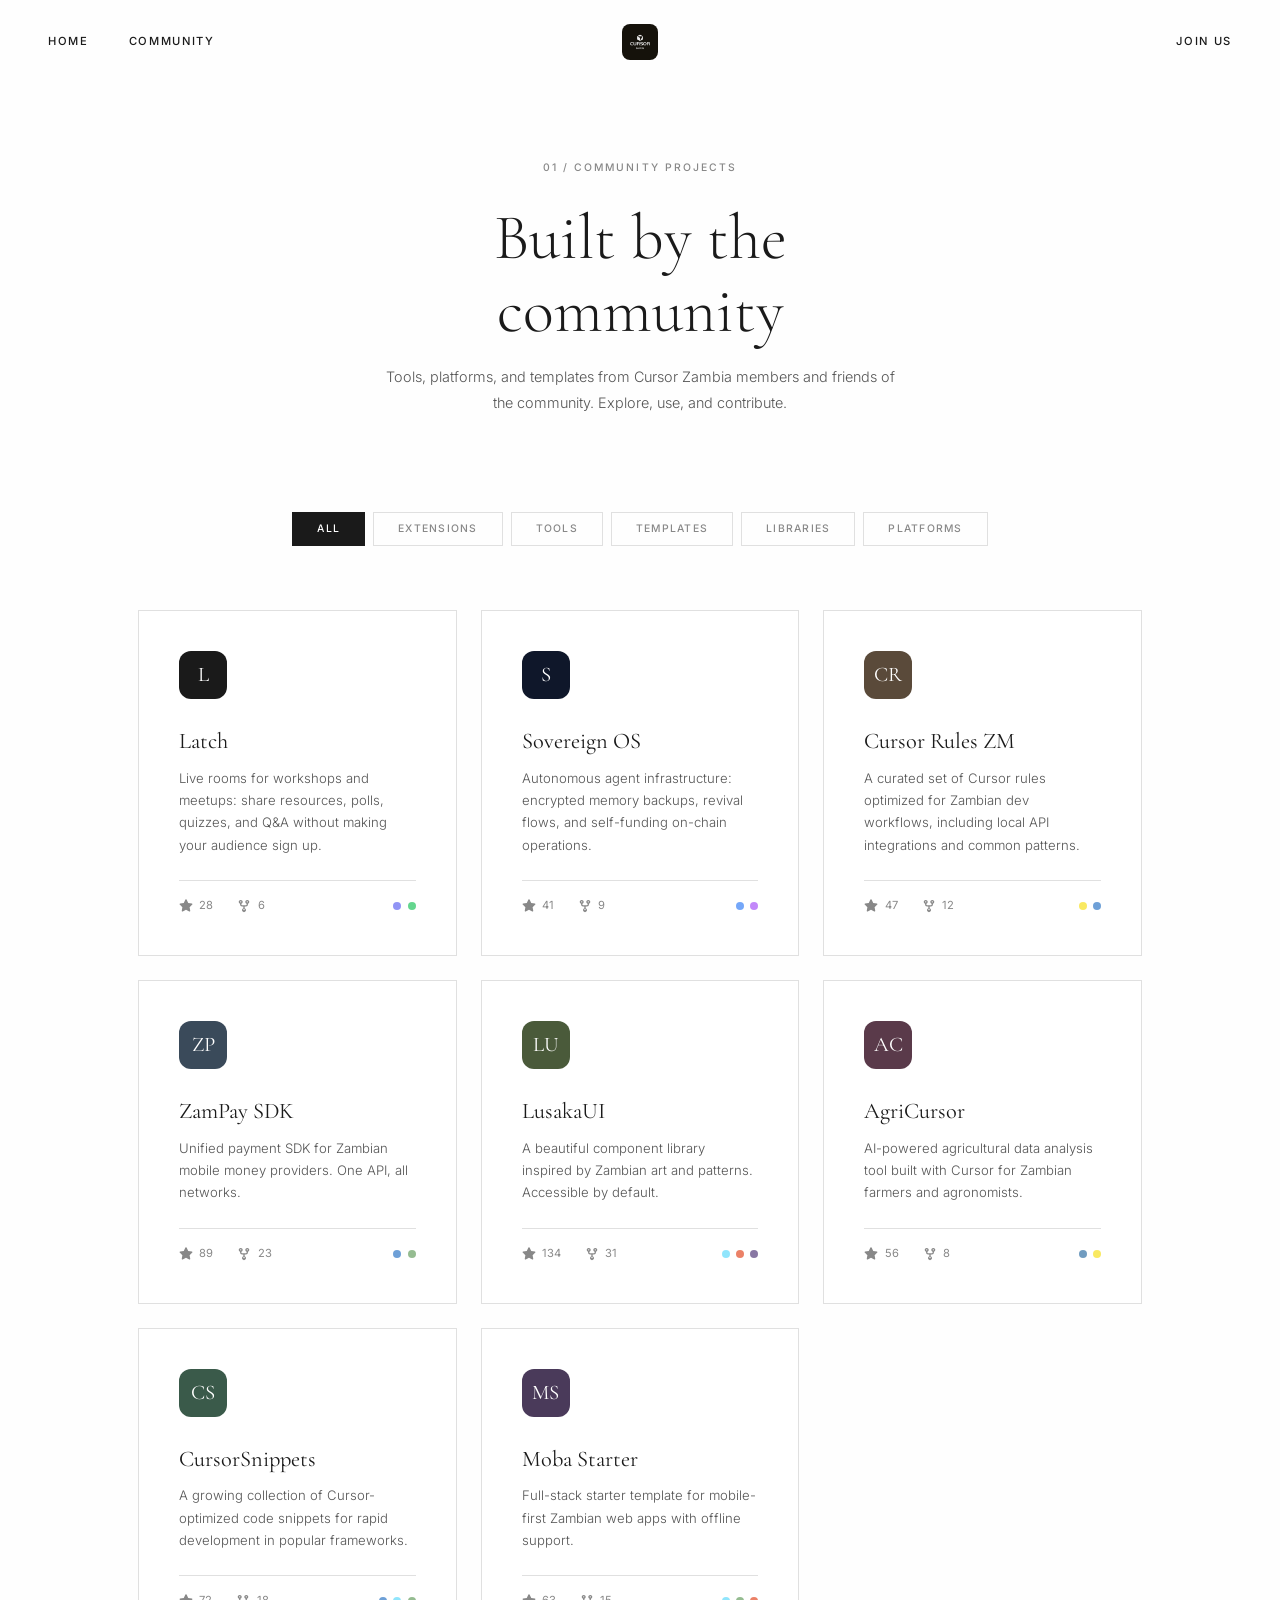
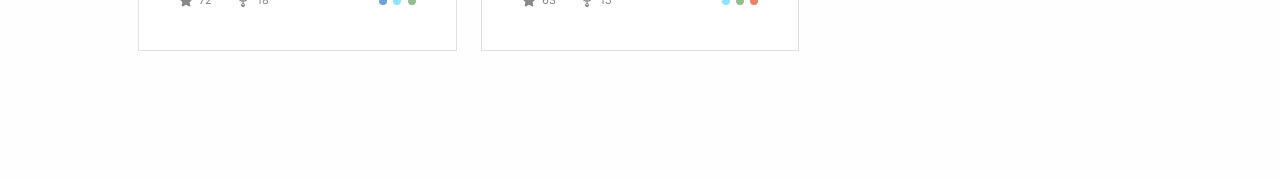
<file: projects.html>
<!DOCTYPE html>
<html lang="en">
<head>
  <meta charset="UTF-8">
  <meta name="viewport" content="width=device-width, initial-scale=1.0">
  <title>Community Projects / Cursor Zambia</title>
  <link rel="icon" href="assets/logo.png" type="image/png">
  <link rel="preconnect" href="https://fonts.googleapis.com">
  <link rel="preconnect" href="https://fonts.gstatic.com" crossorigin>
  <link href="https://fonts.googleapis.com/css2?family=Cormorant+Garamond:ital,wght@0,300;0,400;0,500;0,600;1,300;1,400&family=Inter:wght@300;400;500&display=swap" rel="stylesheet">
  <link rel="stylesheet" href="styles.css">
  <style>
    .page-hero {
      padding: 10rem 3rem 4rem;
      text-align: center;
    }
    .page-hero-label {
      font-family: var(--font-sans);
      font-size: 0.65rem;
      font-weight: 500;
      letter-spacing: 0.2em;
      color: var(--color-text-muted);
      margin-bottom: 1.5rem;
    }
    .page-hero-title {
      font-family: var(--font-serif);
      font-size: clamp(2.5rem, 5vw, 4rem);
      font-weight: 300;
      line-height: 1.15;
      margin-bottom: 1rem;
    }
    .page-hero-desc {
      font-size: 0.9rem;
      font-weight: 300;
      color: var(--color-text-light);
      max-width: 520px;
      margin: 0 auto;
      line-height: 1.8;
    }

    /* Projects Masonry */
    .projects-section {
      padding: 2rem 3rem 8rem;
      max-width: 1100px;
      margin: 0 auto;
    }

    .projects-filter {
      display: flex;
      justify-content: center;
      gap: 0.5rem;
      margin-bottom: 4rem;
      flex-wrap: wrap;
    }

    .filter-btn {
      font-family: var(--font-sans);
      font-size: 0.65rem;
      font-weight: 500;
      letter-spacing: 0.12em;
      text-transform: uppercase;
      padding: 0.6rem 1.5rem;
      border: 1px solid var(--color-border);
      background: none;
      color: var(--color-text-muted);
      cursor: pointer;
      transition: all 0.3s ease;
    }

    .filter-btn:hover,
    .filter-btn.active {
      background: var(--color-accent);
      color: var(--color-white);
      border-color: var(--color-accent);
    }

    .projects-grid {
      display: grid;
      grid-template-columns: repeat(auto-fill, minmax(300px, 1fr));
      gap: 1.5rem;
    }

    .project-card {
      background: var(--color-white);
      border: 1px solid var(--color-border);
      padding: 2.5rem;
      position: relative;
      overflow: hidden;
      cursor: pointer;
      transition: all 0.4s ease;
      opacity: 0;
      transform: translateY(30px);
    }

    .project-card.visible {
      opacity: 1;
      transform: translateY(0);
    }

    .project-card::before {
      content: '';
      position: absolute;
      top: 0;
      left: 0;
      width: 100%;
      height: 3px;
      transform: scaleX(0);
      transform-origin: left;
      transition: transform 0.4s ease;
    }

    .project-card:hover::before {
      transform: scaleX(1);
    }

    .project-card:hover {
      transform: translateY(-5px);
      box-shadow: 0 15px 40px rgba(0,0,0,0.08);
    }

    .project-icon {
      width: 48px;
      height: 48px;
      border-radius: 12px;
      display: flex;
      align-items: center;
      justify-content: center;
      margin-bottom: 1.5rem;
      font-family: var(--font-serif);
      font-size: 1.3rem;
      color: white;
    }

    .project-name {
      font-family: var(--font-serif);
      font-size: 1.4rem;
      font-weight: 400;
      margin-bottom: 0.5rem;
    }

    .project-desc {
      font-size: 0.82rem;
      font-weight: 300;
      line-height: 1.7;
      color: var(--color-text-light);
      margin-bottom: 1.5rem;
    }

    .project-meta {
      display: flex;
      align-items: center;
      gap: 1.5rem;
      border-top: 1px solid var(--color-border);
      padding-top: 1rem;
    }

    .project-stat {
      display: flex;
      align-items: center;
      gap: 0.4rem;
      font-size: 0.7rem;
      color: var(--color-text-muted);
    }

    .project-stat svg {
      width: 14px;
      height: 14px;
    }

    .project-tech {
      display: flex;
      gap: 0.4rem;
      margin-left: auto;
      flex-wrap: wrap;
    }

    .tech-dot {
      width: 8px;
      height: 8px;
      border-radius: 50%;
      opacity: 0.7;
    }

    /* Expanded project detail */
    .project-overlay {
      position: fixed;
      inset: 0;
      z-index: 200;
      display: flex;
      align-items: center;
      justify-content: center;
      opacity: 0;
      pointer-events: none;
      transition: opacity 0.4s ease;
    }

    .project-overlay.active {
      opacity: 1;
      pointer-events: all;
    }

    .project-overlay-bg {
      position: absolute;
      inset: 0;
      background: rgba(26, 26, 26, 0.6);
      backdrop-filter: blur(10px);
    }

    .project-detail {
      position: relative;
      background: var(--color-white);
      max-width: 650px;
      width: 90%;
      padding: 3.5rem;
      transform: translateY(30px);
      transition: transform 0.4s ease;
    }

    .project-overlay.active .project-detail {
      transform: translateY(0);
    }

    .project-detail-close {
      position: absolute;
      top: 1.5rem;
      right: 1.5rem;
      background: none;
      border: none;
      font-size: 1.2rem;
      cursor: pointer;
      color: var(--color-text-muted);
    }

    .project-detail-close:hover {
      color: var(--color-text);
    }

    .project-detail .project-icon {
      width: 56px;
      height: 56px;
      font-size: 1.5rem;
    }

    .project-detail-name {
      font-family: var(--font-serif);
      font-size: 2rem;
      font-weight: 400;
      margin-bottom: 0.5rem;
    }

    .project-detail-role {
      font-size: 0.65rem;
      letter-spacing: 0.15em;
      text-transform: uppercase;
      color: var(--color-text-muted);
      margin-bottom: 1.5rem;
    }

    .project-detail-desc {
      font-size: 0.9rem;
      font-weight: 300;
      line-height: 1.9;
      color: var(--color-text-light);
      margin-bottom: 2rem;
    }

    .project-detail-features {
      margin-bottom: 2rem;
    }

    .project-detail-features h4 {
      font-size: 0.65rem;
      letter-spacing: 0.2em;
      color: var(--color-text-muted);
      margin-bottom: 0.75rem;
    }

    .feature-list {
      list-style: none;
      display: flex;
      flex-direction: column;
      gap: 0.5rem;
    }

    .feature-list li {
      font-size: 0.82rem;
      font-weight: 300;
      color: var(--color-text-light);
      padding-left: 1rem;
      position: relative;
    }

    .feature-list li::before {
      content: '';
      position: absolute;
      left: 0;
      top: 0.55em;
      width: 4px;
      height: 4px;
      border-radius: 50%;
      background: var(--color-border);
    }

    .project-detail-actions {
      display: flex;
      gap: 1rem;
      margin-top: 2rem;
    }

    .project-detail-actions .btn {
      font-size: 0.65rem;
      padding: 0.8rem 1.8rem;
    }

    /* Contributors */
    .project-contributors {
      display: flex;
      gap: -8px;
      margin-top: 1.5rem;
      align-items: center;
    }

    .contrib-avatar {
      width: 32px;
      height: 32px;
      border-radius: 50%;
      display: flex;
      align-items: center;
      justify-content: center;
      font-size: 0.55rem;
      color: white;
      border: 2px solid var(--color-white);
      margin-left: -8px;
    }

    .contrib-avatar:first-child {
      margin-left: 0;
    }

    .contrib-count {
      font-size: 0.7rem;
      color: var(--color-text-muted);
      margin-left: 0.75rem;
    }

    @media (max-width: 768px) {
      .page-hero { padding: 8rem 1.5rem 2rem; }
      .projects-section { padding: 2rem 1.5rem 6rem; }
      .projects-grid { grid-template-columns: 1fr; }
      .project-card { padding: 2rem; }
      .project-detail { padding: 2rem; }
    }
  </style>
</head>
<body>

  <nav class="nav scrolled" id="nav">
    <div class="nav-left">
      <a href="index.html" class="nav-link">HOME</a>
      <a href="index.html#community" class="nav-link">COMMUNITY</a>
    </div>
    <a href="index.html" class="nav-logo">
      <img src="assets/logo.png" alt="Cursor Zambia" class="nav-logo-img">
    </a>
    <div class="nav-right">
      <a href="https://chat.whatsapp.com/I1UkLFpUMJj791DA07cmBk" target="_blank" rel="noopener noreferrer" class="nav-link">JOIN US</a>
    </div>
  </nav>

  <section class="page-hero">
    <p class="page-hero-label">01 / COMMUNITY PROJECTS</p>
    <h1 class="page-hero-title">Built by the<br>community</h1>
    <p class="page-hero-desc">Tools, platforms, and templates from Cursor Zambia members and friends of the community. Explore, use, and contribute.</p>
  </section>

  <section class="projects-section">
    <div class="projects-filter">
      <button class="filter-btn active" data-filter="all">All</button>
      <button class="filter-btn" data-filter="extension">Extensions</button>
      <button class="filter-btn" data-filter="tool">Tools</button>
      <button class="filter-btn" data-filter="template">Templates</button>
      <button class="filter-btn" data-filter="library">Libraries</button>
      <button class="filter-btn" data-filter="platform">Platforms</button>
    </div>

    <div class="projects-grid" id="projectsGrid"></div>
  </section>

  <!-- Detail Overlay -->
  <div class="project-overlay" id="projectOverlay">
    <div class="project-overlay-bg" id="projectOverlayBg"></div>
    <div class="project-detail">
      <button class="project-detail-close" id="projectClose">&times;</button>
      <div class="project-icon" id="detailIcon"></div>
      <h2 class="project-detail-name" id="detailName"></h2>
      <p class="project-detail-role" id="detailCategory"></p>
      <p class="project-detail-desc" id="detailDesc"></p>
      <div class="project-detail-features">
        <h4>KEY FEATURES</h4>
        <ul class="feature-list" id="detailFeatures"></ul>
      </div>
      <div class="project-contributors" id="detailContributors"></div>
      <div class="project-detail-actions">
        <a href="#" class="btn btn-primary" id="detailGithub">View on GitHub</a>
        <a href="#" class="btn btn-outline" id="detailDoc">Documentation</a>
      </div>
    </div>
  </div>

  <script>
    const projects = [
      {
        name: 'Latch',
        category: 'platform',
        icon: 'L',
        color: '#1a1a1a',
        desc: 'Live rooms for workshops and meetups: share resources, polls, quizzes, and Q&A without making your audience sign up.',
        fullDesc: 'Latch is a live room for workshops, classes, and meetups. Guests join with a link, QR, or short code in the browser, no app required. Hosts get walls, files, polls, quizzes, and organized tabs for a calm session flow.',
        features: ['Join via link, QR, or six-character code', 'Wall and files for decks and handouts', 'Live polls, quizzes, and moderated Q&A', 'Host dashboard to create and manage rooms'],
        stars: 28, forks: 6, contributors: ['CZ'],
        techColors: ['#6366f1', '#22c55e'],
        liveUrl: 'https://latch-five.vercel.app/',
        ctaLabel: 'Open Latch',
        externalOnly: true
      },
      {
        name: 'Sovereign OS',
        category: 'platform',
        icon: 'S',
        color: '#0f172a',
        desc: 'Autonomous agent infrastructure: encrypted memory backups, revival flows, and self-funding on-chain operations.',
        fullDesc: 'Sovereign OS unifies persistence, encrypted state on decentralised storage, and agent wallets so AI agents can protect and restore their own state. Built for builders exploring resilient, autonomous agents.',
        features: ['Agent state encryption and backup', 'Creator-triggered revival flows', 'USDC-backed operations on Base L2', 'Tax and ledger tooling for agent finances'],
        stars: 41, forks: 9, contributors: ['CZ'],
        techColors: ['#3b82f6', '#a855f7'],
        liveUrl: 'https://sovereign-os-snowy.vercel.app/',
        ctaLabel: 'Open Sovereign OS',
        externalOnly: true
      },
      {
        name: 'Cursor Rules ZM',
        category: 'extension',
        icon: 'CR',
        color: '#5a4a3a',
        desc: 'A curated set of Cursor rules optimized for Zambian dev workflows, including local API integrations and common patterns.',
        fullDesc: 'Cursor Rules ZM provides a comprehensive set of AI rules and context files tailored for developers working on Zambian tech projects. It includes templates for mobile money integrations, USSD development, and local government API patterns.',
        features: ['Pre-built rules for MTN/Airtel Money APIs', 'USSD application scaffolding', 'Bemba/Nyanja localization helpers', 'Smart context for Zambian regulatory compliance'],
        stars: 47, forks: 12, contributors: ['MK', 'BM', 'CN'],
        techColors: ['#f7df1e', '#3178c6']
      },
      {
        name: 'ZamPay SDK',
        category: 'library',
        icon: 'ZP',
        color: '#3a4a5a',
        desc: 'Unified payment SDK for Zambian mobile money providers. One API, all networks.',
        fullDesc: 'ZamPay SDK abstracts the complexity of integrating with multiple Zambian mobile money providers into a single, elegant API. Built with TypeScript and thoroughly tested.',
        features: ['MTN Mobile Money integration', 'Airtel Money support', 'Zamtel Kwacha payments', 'Webhook handling and transaction reconciliation'],
        stars: 89, forks: 23, contributors: ['DZ', 'KS', 'MK', 'NM'],
        techColors: ['#3178c6', '#68a063']
      },
      {
        name: 'LusakaUI',
        category: 'template',
        icon: 'LU',
        color: '#4a5a3a',
        desc: 'A beautiful component library inspired by Zambian art and patterns. Accessible by default.',
        fullDesc: 'LusakaUI is a React component library that draws inspiration from traditional Zambian textile patterns, copper art, and natural landscapes to create a distinctive yet modern design system.',
        features: ['30+ accessible components', 'Tonga, Lozi, and Bemba pattern themes', 'Dark and light modes', 'Figma design kit included'],
        stars: 134, forks: 31, contributors: ['CN', 'LB', 'TM'],
        techColors: ['#61dafb', '#e34c26', '#563d7c']
      },
      {
        name: 'AgriCursor',
        category: 'tool',
        icon: 'AC',
        color: '#5a3a4a',
        desc: 'AI-powered agricultural data analysis tool built with Cursor for Zambian farmers and agronomists.',
        fullDesc: 'AgriCursor leverages AI to provide crop yield predictions, soil analysis recommendations, and market price forecasting specifically calibrated for Zambian agricultural zones.',
        features: ['Satellite imagery analysis for crop health', 'Rainfall prediction models for Zambian regions', 'Market price alerts for major crops', 'SMS integration for offline farmers'],
        stars: 56, forks: 8, contributors: ['KS', 'BM'],
        techColors: ['#3572A5', '#f7df1e']
      },
      {
        name: 'CursorSnippets',
        category: 'extension',
        icon: 'CS',
        color: '#3a5a4a',
        desc: 'A growing collection of Cursor-optimized code snippets for rapid development in popular frameworks.',
        fullDesc: 'CursorSnippets provides intelligent, context-aware code snippets that integrate deeply with Cursor AI features. Each snippet is designed to be a starting point that Cursor can expand intelligently.',
        features: ['200+ framework-specific snippets', 'AI-context annotations for better completions', 'Multi-cursor support', 'Custom snippet creator tool'],
        stars: 72, forks: 18, contributors: ['MK', 'SM', 'TM'],
        techColors: ['#3178c6', '#61dafb', '#68a063']
      },
      {
        name: 'Moba Starter',
        category: 'template',
        icon: 'MS',
        color: '#4a3a5a',
        desc: 'Full-stack starter template for mobile-first Zambian web apps with offline support.',
        fullDesc: 'Moba Starter is an opinionated full-stack template designed for the realities of Zambian internet connectivity. It features aggressive caching, offline-first architecture, and low-bandwidth optimizations.',
        features: ['PWA with offline-first architecture', 'Low-bandwidth image optimization', 'USSD fallback interface', 'Pre-configured for Zambian hosting providers'],
        stars: 63, forks: 15, contributors: ['TM', 'DZ', 'CN'],
        techColors: ['#61dafb', '#68a063', '#e34c26']
      }
    ];

    const grid = document.getElementById('projectsGrid');
    const overlay = document.getElementById('projectOverlay');

    function renderProjects(filter) {
      const filtered = filter === 'all' ? projects : projects.filter(p => p.category === filter);
      grid.innerHTML = '';

      filtered.forEach((proj, i) => {
        const card = document.createElement('div');
        card.className = 'project-card';
        card.setAttribute('data-category', proj.category);
        card.style.transitionDelay = (i * 0.08) + 's';
        card.innerHTML = `
          <div style="position:absolute;top:0;left:0;width:100%;height:3px;background:${proj.color};transform:scaleX(0);transform-origin:left;transition:transform 0.4s ease" class="card-accent"></div>
          <div class="project-icon" style="background:${proj.color}">${proj.icon}</div>
          <h3 class="project-name">${proj.name}</h3>
          <p class="project-desc">${proj.desc}</p>
          <div class="project-meta">
            <span class="project-stat">
              <svg viewBox="0 0 16 16" fill="currentColor"><path d="M8 .25a.75.75 0 01.673.418l1.882 3.815 4.21.612a.75.75 0 01.416 1.279l-3.046 2.97.719 4.192a.75.75 0 01-1.088.791L8 12.347l-3.766 1.98a.75.75 0 01-1.088-.79l.72-4.194L.818 6.374a.75.75 0 01.416-1.28l4.21-.611L7.327.668A.75.75 0 018 .25z"/></svg>
              ${proj.stars}
            </span>
            <span class="project-stat">
              <svg viewBox="0 0 16 16" fill="currentColor"><path d="M5 5.372v.878c0 .414.336.75.75.75h4.5a.75.75 0 00.75-.75v-.878a2.25 2.25 0 111.5 0v.878a2.25 2.25 0 01-2.25 2.25h-1.5v2.128a2.251 2.251 0 11-1.5 0V8.5h-1.5A2.25 2.25 0 013.5 6.25v-.878a2.25 2.25 0 111.5 0zM5 3.25a.75.75 0 10-1.5 0 .75.75 0 001.5 0zm6.75.75a.75.75 0 100-1.5.75.75 0 000 1.5zM8 12.75a.75.75 0 100-1.5.75.75 0 000 1.5z"/></svg>
              ${proj.forks}
            </span>
            <div class="project-tech">
              ${proj.techColors.map(c => `<span class="tech-dot" style="background:${c}"></span>`).join('')}
            </div>
          </div>
        `;

        card.addEventListener('mouseenter', () => {
          card.querySelector('.card-accent').style.transform = 'scaleX(1)';
        });
        card.addEventListener('mouseleave', () => {
          card.querySelector('.card-accent').style.transform = 'scaleX(0)';
        });
        card.addEventListener('click', () => openProject(proj));

        grid.appendChild(card);

        requestAnimationFrame(() => {
          requestAnimationFrame(() => card.classList.add('visible'));
        });
      });
    }

    function openProject(proj) {
      document.getElementById('detailIcon').style.background = proj.color;
      document.getElementById('detailIcon').textContent = proj.icon;
      document.getElementById('detailName').textContent = proj.name;
      document.getElementById('detailCategory').textContent = proj.category.toUpperCase();
      document.getElementById('detailDesc').textContent = proj.fullDesc;
      document.getElementById('detailFeatures').innerHTML = proj.features.map(f => `<li>${f}</li>`).join('');
      document.getElementById('detailContributors').innerHTML =
        proj.contributors.map(c => `<span class="contrib-avatar" style="background:${projects.find(p=>p.contributors.includes(c))?.color || '#666'}">${c}</span>`).join('') +
        `<span class="contrib-count">${proj.contributors.length} contributors</span>`;

      const cta = document.getElementById('detailGithub');
      const docBtn = document.getElementById('detailDoc');
      if (proj.liveUrl) {
        cta.href = proj.liveUrl;
        cta.textContent = proj.ctaLabel || 'Visit site';
        cta.target = '_blank';
        cta.rel = 'noopener noreferrer';
      } else {
        cta.href = '#';
        cta.textContent = 'View on GitHub';
        cta.removeAttribute('target');
        cta.removeAttribute('rel');
      }
      if (proj.externalOnly) {
        docBtn.style.display = 'none';
      } else {
        docBtn.style.display = 'inline-flex';
        docBtn.href = '#';
      }

      overlay.classList.add('active');
    }

    // Filters
    document.querySelectorAll('.filter-btn').forEach(btn => {
      btn.addEventListener('click', function() {
        document.querySelectorAll('.filter-btn').forEach(b => b.classList.remove('active'));
        this.classList.add('active');
        renderProjects(this.getAttribute('data-filter'));
      });
    });

    document.getElementById('projectClose').addEventListener('click', () => overlay.classList.remove('active'));
    document.getElementById('projectOverlayBg').addEventListener('click', () => overlay.classList.remove('active'));
    document.addEventListener('keydown', (e) => { if (e.key === 'Escape') overlay.classList.remove('active'); });

    renderProjects('all');
  </script>
  <script src="main.js"></script>
</body>
</html>
</file>
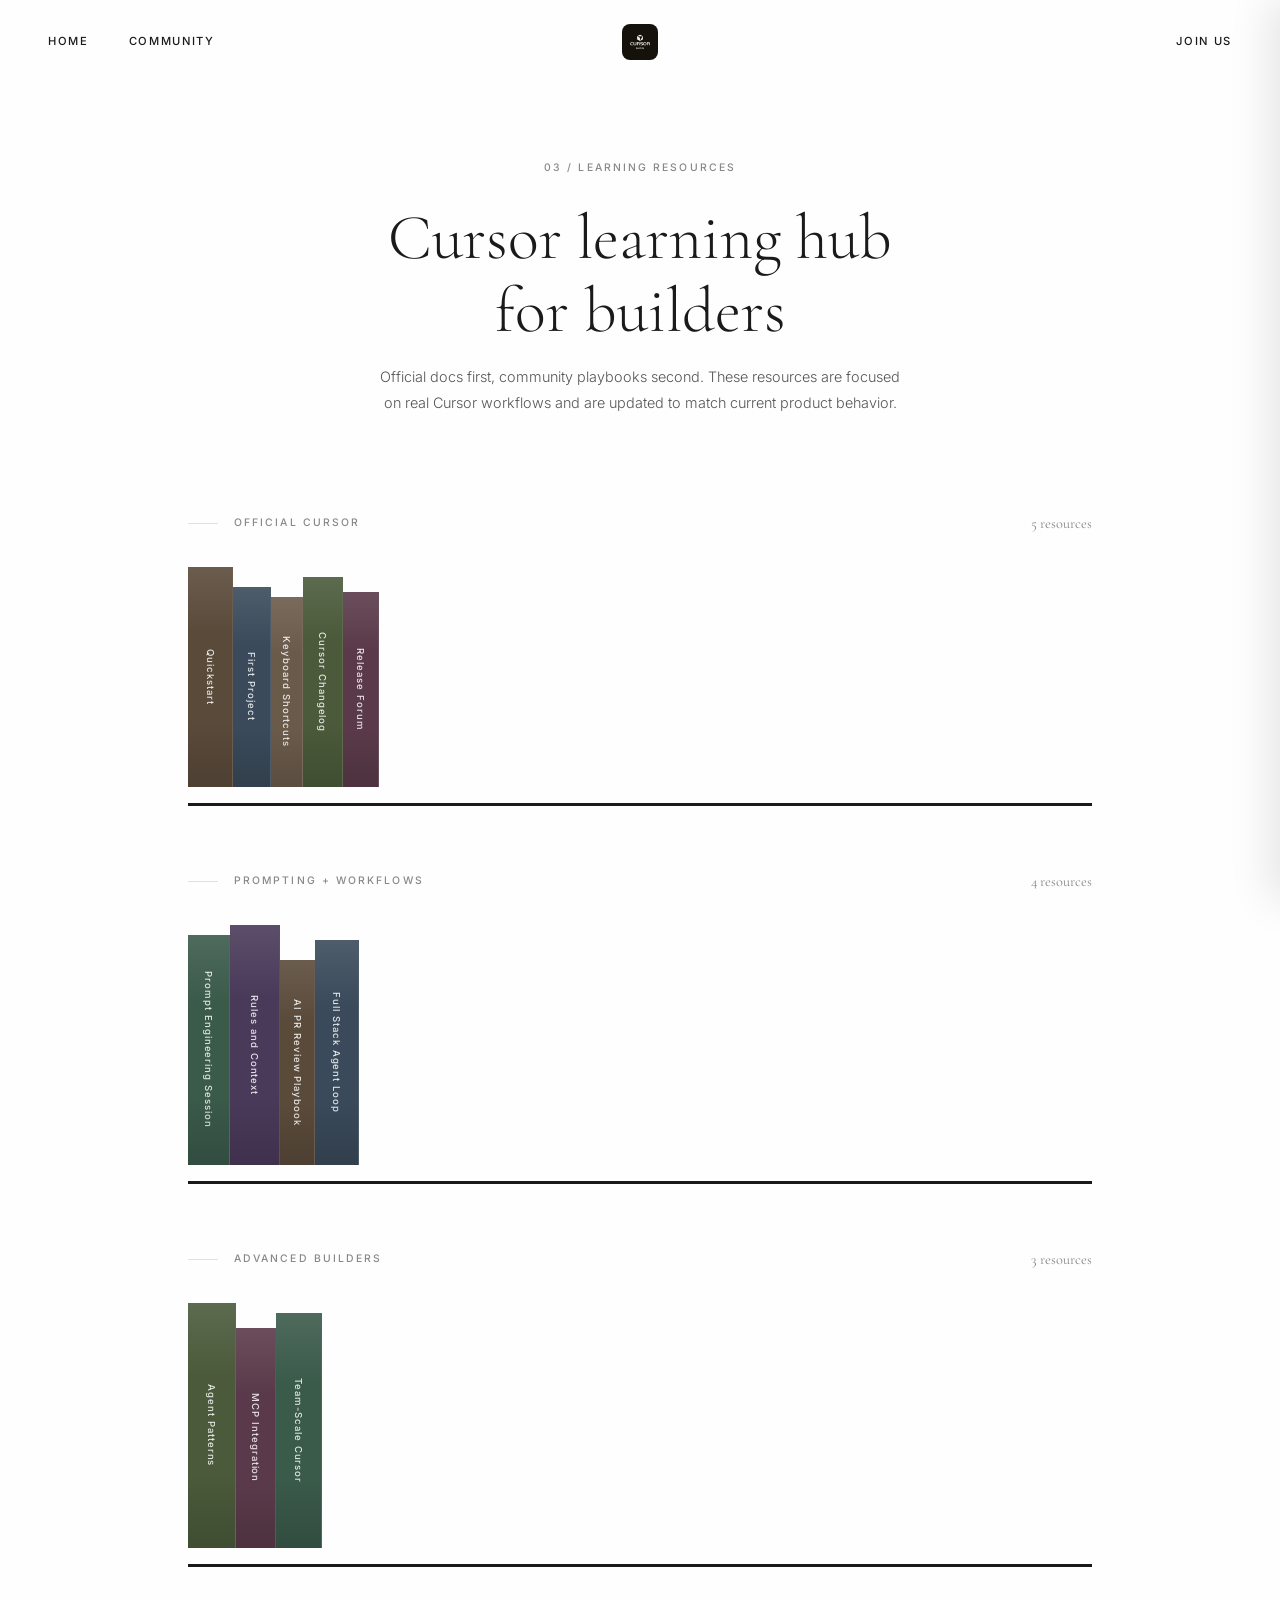
<file: resources.html>
<!DOCTYPE html>
<html lang="en">
<head>
  <meta charset="UTF-8">
  <meta name="viewport" content="width=device-width, initial-scale=1.0">
  <title>Learning Resources / Cursor Zambia</title>
  <link rel="icon" href="assets/logo.png" type="image/png">
  <link rel="preconnect" href="https://fonts.googleapis.com">
  <link rel="preconnect" href="https://fonts.gstatic.com" crossorigin>
  <link href="https://fonts.googleapis.com/css2?family=Cormorant+Garamond:ital,wght@0,300;0,400;0,500;0,600;1,300;1,400&family=Inter:wght@300;400;500&display=swap" rel="stylesheet">
  <link rel="stylesheet" href="styles.css">
  <style>
    .page-hero {
      padding: 10rem 3rem 4rem;
      text-align: center;
    }
    .page-hero-label {
      font-family: var(--font-sans);
      font-size: 0.65rem;
      font-weight: 500;
      letter-spacing: 0.2em;
      color: var(--color-text-muted);
      margin-bottom: 1.5rem;
    }
    .page-hero-title {
      font-family: var(--font-serif);
      font-size: clamp(2.5rem, 5vw, 4rem);
      font-weight: 300;
      line-height: 1.15;
      margin-bottom: 1rem;
    }
    .page-hero-desc {
      font-size: 0.9rem;
      font-weight: 300;
      color: var(--color-text-light);
      max-width: 520px;
      margin: 0 auto;
      line-height: 1.8;
    }

    /* Bookshelf layout */
    .library {
      padding: 2rem 3rem 8rem;
      max-width: 1000px;
      margin: 0 auto;
    }

    .shelf {
      margin-bottom: 4rem;
    }

    .shelf-label {
      display: flex;
      align-items: center;
      gap: 1rem;
      margin-bottom: 2rem;
    }

    .shelf-label-line {
      width: 30px;
      height: 1px;
      background: var(--color-border);
    }

    .shelf-label-text {
      font-size: 0.65rem;
      font-weight: 500;
      letter-spacing: 0.2em;
      color: var(--color-text-muted);
    }

    .shelf-count {
      margin-left: auto;
      font-family: var(--font-serif);
      font-size: 0.9rem;
      color: var(--color-text-muted);
    }

    .books {
      display: flex;
      gap: 0;
      align-items: flex-end;
      padding-bottom: 1rem;
      border-bottom: 3px solid var(--color-text);
      overflow-x: auto;
    }

    .book {
      flex-shrink: 0;
      cursor: pointer;
      transition: all 0.4s cubic-bezier(0.25, 0.46, 0.45, 0.94);
      position: relative;
    }

    .book:hover {
      transform: translateY(-15px);
    }

    .book-spine {
      writing-mode: vertical-rl;
      text-orientation: mixed;
      padding: 1.5rem 0.6rem;
      display: flex;
      align-items: center;
      justify-content: center;
      font-family: var(--font-sans);
      font-size: 0.6rem;
      font-weight: 500;
      letter-spacing: 0.1em;
      color: rgba(255,255,255,0.85);
      min-height: 200px;
      border-right: 1px solid rgba(255,255,255,0.1);
      position: relative;
      overflow: hidden;
    }

    .book-spine::after {
      content: '';
      position: absolute;
      inset: 0;
      background: linear-gradient(to bottom, rgba(255,255,255,0.1) 0%, transparent 30%, transparent 70%, rgba(0,0,0,0.15) 100%);
    }

    .book-tooltip {
      position: absolute;
      bottom: calc(100% + 10px);
      left: 50%;
      transform: translateX(-50%) scale(0.9);
      background: var(--color-white);
      border: 1px solid var(--color-border);
      padding: 1.2rem;
      width: 220px;
      opacity: 0;
      pointer-events: none;
      transition: all 0.3s ease;
      z-index: 10;
    }

    .book:hover .book-tooltip {
      opacity: 1;
      transform: translateX(-50%) scale(1);
    }

    .tooltip-title {
      font-family: var(--font-serif);
      font-size: 1rem;
      font-weight: 400;
      margin-bottom: 0.3rem;
      color: var(--color-text);
    }

    .tooltip-author {
      font-size: 0.65rem;
      font-weight: 500;
      letter-spacing: 0.1em;
      color: var(--color-text-muted);
      text-transform: uppercase;
      margin-bottom: 0.5rem;
    }

    .tooltip-desc {
      font-size: 0.75rem;
      font-weight: 300;
      color: var(--color-text-light);
      line-height: 1.6;
    }

    .tooltip-type {
      display: inline-block;
      font-size: 0.55rem;
      font-weight: 500;
      letter-spacing: 0.1em;
      text-transform: uppercase;
      padding: 0.25rem 0.6rem;
      border: 1px solid var(--color-border);
      color: var(--color-text-muted);
      margin-top: 0.75rem;
    }

    /* Resource detail panel */
    .resource-panel {
      position: fixed;
      top: 0;
      right: -450px;
      width: 450px;
      height: 100vh;
      background: var(--color-white);
      z-index: 200;
      padding: 3rem;
      overflow-y: auto;
      transition: right 0.5s cubic-bezier(0.25, 0.46, 0.45, 0.94);
      box-shadow: -10px 0 40px rgba(0,0,0,0.1);
    }

    .resource-panel.open {
      right: 0;
    }

    .panel-backdrop {
      position: fixed;
      inset: 0;
      background: rgba(26,26,26,0.3);
      z-index: 199;
      opacity: 0;
      pointer-events: none;
      transition: opacity 0.4s ease;
    }

    .panel-backdrop.open {
      opacity: 1;
      pointer-events: all;
    }

    .panel-close {
      background: none;
      border: none;
      font-size: 1.2rem;
      cursor: pointer;
      color: var(--color-text-muted);
      margin-bottom: 2rem;
    }

    .panel-close:hover { color: var(--color-text); }

    .panel-color-bar {
      width: 100%;
      height: 6px;
      margin-bottom: 2rem;
      border-radius: 3px;
    }

    .panel-title {
      font-family: var(--font-serif);
      font-size: 1.8rem;
      font-weight: 400;
      margin-bottom: 0.5rem;
    }

    .panel-meta {
      font-size: 0.65rem;
      letter-spacing: 0.15em;
      text-transform: uppercase;
      color: var(--color-text-muted);
      margin-bottom: 1.5rem;
    }

    .panel-desc {
      font-size: 0.88rem;
      font-weight: 300;
      line-height: 1.9;
      color: var(--color-text-light);
      margin-bottom: 2rem;
    }

    .panel-section-label {
      font-size: 0.6rem;
      font-weight: 500;
      letter-spacing: 0.2em;
      color: var(--color-text-muted);
      margin-bottom: 0.75rem;
    }

    .panel-topics {
      display: flex;
      flex-wrap: wrap;
      gap: 0.4rem;
      margin-bottom: 2rem;
    }

    .panel-topic {
      font-size: 0.65rem;
      padding: 0.35rem 0.8rem;
      border: 1px solid var(--color-border);
      color: var(--color-text-light);
    }

    .panel-difficulty {
      display: flex;
      gap: 4px;
      margin-bottom: 2rem;
    }

    .diff-bar {
      width: 30px;
      height: 4px;
      background: var(--color-border);
      border-radius: 2px;
    }

    .diff-bar.filled {
      background: var(--color-text);
    }

    .panel-cta {
      display: inline-flex;
      align-items: center;
      padding: 0.9rem 2rem;
      background: var(--color-accent);
      color: var(--color-white);
      font-size: 0.65rem;
      font-weight: 500;
      letter-spacing: 0.15em;
      text-transform: uppercase;
      text-decoration: none;
      transition: background 0.3s ease;
    }

    .panel-cta:hover { background: #333; }

    @media (max-width: 768px) {
      .page-hero { padding: 8rem 1.5rem 2rem; }
      .library { padding: 2rem 1.5rem 6rem; }
      .resource-panel { width: 100%; right: -100%; }
      .books { gap: 0; }
    }
  </style>
</head>
<body>

  <nav class="nav scrolled" id="nav">
    <div class="nav-left">
      <a href="index.html" class="nav-link">HOME</a>
      <a href="index.html#community" class="nav-link">COMMUNITY</a>
    </div>
    <a href="index.html" class="nav-logo">
      <img src="assets/logo.png" alt="Cursor Zambia" class="nav-logo-img">
    </a>
    <div class="nav-right">
      <a href="https://chat.whatsapp.com/I1UkLFpUMJj791DA07cmBk" target="_blank" rel="noopener noreferrer" class="nav-link">JOIN US</a>
    </div>
  </nav>

  <section class="page-hero">
    <p class="page-hero-label">03 / LEARNING RESOURCES</p>
    <h1 class="page-hero-title">Cursor learning hub<br>for builders</h1>
    <p class="page-hero-desc">Official docs first, community playbooks second. These resources are focused on real Cursor workflows and are updated to match current product behavior.</p>
  </section>

  <section class="library" id="library"></section>

  <!-- Slide-in Panel -->
  <div class="panel-backdrop" id="panelBackdrop"></div>
  <div class="resource-panel" id="resourcePanel">
    <button class="panel-close" id="panelClose">&times;</button>
    <div class="panel-color-bar" id="panelColor"></div>
    <h2 class="panel-title" id="panelTitle"></h2>
    <p class="panel-meta" id="panelMeta"></p>
    <p class="panel-desc" id="panelDesc"></p>
    <p class="panel-section-label">TOPICS COVERED</p>
    <div class="panel-topics" id="panelTopics"></div>
    <p class="panel-section-label">DIFFICULTY</p>
    <div class="panel-difficulty" id="panelDiff"></div>
    <a href="#" class="panel-cta" id="panelCta" target="_blank" rel="noopener noreferrer">Open Resource</a>
  </div>

  <script>
    const shelves = [
      {
        label: 'OFFICIAL CURSOR',
        books: [
          { title: 'Quickstart', author: 'Cursor Docs', color: '#5a4a3a', width: 45, height: 220, type: 'Official Guide', desc: 'Official quickstart walkthrough for setting up Cursor and shipping your first AI-assisted edits.', topics: ['Install', 'First prompts', 'Chat + inline edit', 'Core workflow'], difficulty: 1, url: 'https://docs.cursor.com/en/get-started/quickstart' },
          { title: 'First Project', author: 'Cursor Help', color: '#3a4a5a', width: 38, height: 200, type: 'Official Tutorial', desc: 'Hands-on onboarding for your first real project in Cursor, from setup to implementation loop.', topics: ['Project setup', 'Context', 'Edits', 'Review'], difficulty: 1, url: 'https://cursor.com/help/getting-started/first-project' },
          { title: 'Keyboard Shortcuts', author: 'Cursor Help', color: '#6a5a4a', width: 32, height: 190, type: 'Official Reference', desc: 'Official keyboard reference for speed in chat, inline edits, and command workflows.', topics: ['Shortcuts', 'Navigation', 'Productivity'], difficulty: 1, url: 'https://cursor.com/help/customization/keyboard-shortcuts' },
          { title: 'Cursor Changelog', author: 'Cursor', color: '#4a5a3a', width: 40, height: 210, type: 'Official Updates', desc: 'Track new features and behavior changes before teaching or mentoring others.', topics: ['Releases', 'New features', 'Breaking changes'], difficulty: 1, url: 'https://www.cursor.com/changelog' },
          { title: 'Release Forum', author: 'Cursor Community', color: '#5a3a4a', width: 36, height: 195, type: 'Discussion', desc: 'Release discussion threads and announcement context from the Cursor community forum.', topics: ['Announcements', 'Community tips', 'Rollout notes'], difficulty: 2, url: 'https://forum.cursor.com' },
        ]
      },
      {
        label: 'PROMPTING + WORKFLOWS',
        books: [
          { title: 'Prompt Engineering Session', author: 'Created by Cursor Zambia', color: '#3a5a4a', width: 42, height: 230, type: 'Community Workshop', desc: 'Prompt Engineering with Neuro-Linguistic patterns for machines: structure prompts by intent, framing, constraints, and feedback loops.', topics: ['NLP framing', 'Intent modeling', 'Constraint prompts', 'Iterative refinement'], difficulty: 3, url: 'https://chat.whatsapp.com/I1UkLFpUMJj791DA07cmBk' },
          { title: 'Rules and Context', author: 'Created by Cursor', color: '#4a3a5a', width: 50, height: 240, type: 'Official Docs', desc: 'How to build stable context pipelines so Cursor understands architecture, coding conventions, and quality boundaries.', topics: ['Rule hierarchy', 'Project context', 'Guardrails', 'Reusable prompts'], difficulty: 3, url: 'https://docs.cursor.com/en/get-started/quickstart' },
          { title: 'AI PR Review Playbook', author: 'Created by Cursor', color: '#5a4a3a', width: 35, height: 205, type: 'Official', desc: 'Practical framework for reviewing AI-generated diffs with risk checks, tests, and rollback confidence.', topics: ['Diff checks', 'Tests', 'Risk scoring', 'Merge readiness'], difficulty: 3, url: 'https://forum.cursor.com' },
          { title: 'Full Stack Agent Loop', author: 'Created by Cursor', color: '#3a4a5a', width: 44, height: 225, type: 'Official Docs', desc: 'End-to-end flow: plan, implement, test, and document using Cursor agents across frontend and backend tasks.', topics: ['Agent decomposition', 'Cross-file edits', 'Validation', 'Documentation'], difficulty: 4, url: 'https://docs.cursor.com/en/get-started/quickstart' },
        ]
      },
      {
        label: 'ADVANCED BUILDERS',
        books: [
          { title: 'Agent Patterns', author: 'Created by Cursor', color: '#4a5a3a', width: 48, height: 245, type: 'Official', desc: 'How to design robust multi-step agent tasks and evaluate generated changes over longer execution chains.', topics: ['Long tasks', 'Checkpoints', 'Parallel attempts', 'Evaluation'], difficulty: 5, url: 'https://www.cursor.com/changelog' },
          { title: 'MCP Integration', author: 'Created by Cursor', color: '#5a3a4a', width: 40, height: 220, type: 'Official', desc: 'Use MCP integrations to bring external tools and data into your coding workflow safely and predictably.', topics: ['MCP basics', 'Tool schemas', 'Safety', 'Automation'], difficulty: 5, url: 'https://forum.cursor.com' },
          { title: 'Team-Scale Cursor', author: 'Created by Cursor', color: '#3a5a4a', width: 46, height: 235, type: 'Official Docs', desc: 'Operational playbook for teams: standards, reviews, mentoring loops, and consistent AI output quality.', topics: ['Team standards', 'Review policy', 'Onboarding', 'Quality gates'], difficulty: 4, url: 'https://www.cursor.com/changelog' },
        ]
      }
    ];

    const library = document.getElementById('library');
    const panel = document.getElementById('resourcePanel');
    const backdrop = document.getElementById('panelBackdrop');

    shelves.forEach(shelf => {
      const section = document.createElement('div');
      section.className = 'shelf';

      const booksHtml = shelf.books.map(book => `
        <div class="book" data-book='${JSON.stringify(book).replace(/'/g, "&#39;")}'>
          <div class="book-spine" style="background:${book.color};width:${book.width}px;min-height:${book.height}px">
            ${book.title}
          </div>
          <div class="book-tooltip">
            <div class="tooltip-title">${book.title}</div>
            <div class="tooltip-author">${book.author}</div>
            <div class="tooltip-desc">${book.desc.substring(0, 80)}...</div>
            <span class="tooltip-type">${book.type}</span>
          </div>
        </div>
      `).join('');

      section.innerHTML = `
        <div class="shelf-label">
          <span class="shelf-label-line"></span>
          <span class="shelf-label-text">${shelf.label}</span>
          <span class="shelf-count">${shelf.books.length} resources</span>
        </div>
        <div class="books">${booksHtml}</div>
      `;

      library.appendChild(section);
    });

    // Click to open panel
    document.querySelectorAll('.book').forEach(book => {
      book.addEventListener('click', () => {
        const data = JSON.parse(book.getAttribute('data-book'));
        document.getElementById('panelColor').style.background = data.color;
        document.getElementById('panelTitle').textContent = data.title;
        document.getElementById('panelMeta').textContent = `${data.type} / ${data.author}`;
        document.getElementById('panelDesc').textContent = data.desc;
        document.getElementById('panelTopics').innerHTML = data.topics.map(t => `<span class="panel-topic">${t}</span>`).join('');
        document.getElementById('panelDiff').innerHTML = Array.from({length: 5}, (_, i) =>
          `<span class="diff-bar ${i < data.difficulty ? 'filled' : ''}"></span>`
        ).join('');
        const panelCta = document.getElementById('panelCta');
        panelCta.href = data.url || '#';
        panelCta.textContent = data.url ? 'Open Resource' : 'Start Learning';

        panel.classList.add('open');
        backdrop.classList.add('open');
      });
    });

    function closePanel() {
      panel.classList.remove('open');
      backdrop.classList.remove('open');
    }

    document.getElementById('panelClose').addEventListener('click', closePanel);
    backdrop.addEventListener('click', closePanel);
    document.addEventListener('keydown', e => { if (e.key === 'Escape') closePanel(); });
  </script>
  <script src="main.js"></script>
</body>
</html>
</file>
<file: styles.css>
/* =========================================
   CURSOR ZAMBIA  Premium Gallery Design
   ========================================= */

*,
*::before,
*::after {
  margin: 0;
  padding: 0;
  box-sizing: border-box;
}

:root {
  --color-bg: #fefefe;
  --color-bg-warm: #f8f7f5;
  --color-bg-dark: #0a0a0a;
  --color-bg-darker: #050505;
  --color-text: #1a1a1a;
  --color-text-light: #555555;
  --color-text-muted: #888888;
  --color-accent: #1a1a1a;
  --color-accent-glow: rgba(255, 255, 255, 0.1);
  --color-border: #e0e0e0;
  --color-border-light: rgba(255, 255, 255, 0.08);
  --color-white: #ffffff;

  --font-serif: 'Cormorant Garamond', 'Georgia', serif;
  --font-sans: 'Inter', -apple-system, sans-serif;

  --space-xs: 0.5rem;
  --space-sm: 1rem;
  --space-md: 2rem;
  --space-lg: 4rem;
  --space-xl: 8rem;
  --space-2xl: 12rem;

  --ease-out-expo: cubic-bezier(0.16, 1, 0.3, 1);
  --ease-out-quart: cubic-bezier(0.25, 1, 0.5, 1);
  --ease-in-out-quart: cubic-bezier(0.76, 0, 0.24, 1);
}

html {
  scroll-behavior: smooth;
  font-size: 16px;
}

body {
  font-family: var(--font-sans);
  background: var(--color-bg);
  color: var(--color-text);
  line-height: 1.6;
  overflow-x: hidden;
  -webkit-font-smoothing: antialiased;
  -moz-osx-font-smoothing: grayscale;
}

a {
  color: inherit;
  text-decoration: none;
}

img {
  max-width: 100%;
  display: block;
}

/* =========================================
   NAVIGATION
   ========================================= */

.nav {
  position: fixed;
  top: 0;
  left: 0;
  right: 0;
  z-index: 100;
  display: grid;
  grid-template-columns: 1fr auto 1fr;
  align-items: center;
  padding: 1.5rem 3rem;
  background: transparent;
  transition: all 0.5s var(--ease-out-expo);
}

.nav--dark {
  background: transparent;
}

.nav--dark .nav-link,
.nav--dark .logo-text,
.nav--dark .logo-sub {
  color: rgba(255, 255, 255, 0.9);
}

.nav--dark .nav-link::after {
  background: rgba(255, 255, 255, 0.9);
}

.nav.scrolled {
  background: rgba(255, 255, 255, 0.95);
  backdrop-filter: blur(20px);
  -webkit-backdrop-filter: blur(20px);
  border-bottom: 1px solid var(--color-border);
  padding: 1rem 3rem;
}

.nav.scrolled .nav-link,
.nav.scrolled .logo-text,
.nav.scrolled .logo-sub {
  color: var(--color-text);
}

.nav.scrolled .nav-link::after {
  background: var(--color-text);
}

.nav-left,
.nav-right {
  display: flex;
  gap: 2.5rem;
}

.nav-right {
  justify-content: flex-end;
}

.nav-link {
  font-family: var(--font-sans);
  font-size: 0.7rem;
  font-weight: 500;
  letter-spacing: 0.15em;
  color: var(--color-text);
  transition: all 0.4s var(--ease-out-expo);
  position: relative;
}

.nav-link::after {
  content: '';
  position: absolute;
  bottom: -4px;
  left: 0;
  width: 0;
  height: 1px;
  background: var(--color-text);
  transition: width 0.4s var(--ease-out-expo);
}

.nav-link:hover::after {
  width: 100%;
}

.nav-logo {
  display: flex;
  align-items: center;
  justify-self: center;
}

.nav-logo-img {
  height: 36px;
  width: auto;
  border-radius: 8px;
  transition: all 0.4s var(--ease-out-expo);
}

.nav-logo-img:hover {
  transform: scale(1.05);
}

.nav--dark .nav-logo-img {
  filter: brightness(0) invert(1);
}

.nav.scrolled .nav-logo-img {
  filter: none;
}

/* =========================================
   HERO - Premium Dark Design
   ========================================= */

.hero {
  position: relative;
  min-height: 100vh;
  display: flex;
  align-items: center;
  justify-content: center;
  text-align: center;
  overflow: hidden;
  background: var(--color-bg-darker);
}

.hero-background {
  position: absolute;
  inset: 0;
  z-index: 0;
}

.hero-background img {
  width: 100%;
  height: 100%;
  object-fit: cover;
  object-position: center bottom;
  opacity: 0;
  transform: scale(1.1);
  animation: heroImageReveal 2s var(--ease-out-expo) 0.2s forwards;
}

@keyframes heroImageReveal {
  to {
    opacity: 0.7;
    transform: scale(1);
  }
}

.hero-overlay {
  position: absolute;
  inset: 0;
  background: 
    linear-gradient(180deg, 
      rgba(0, 0, 0, 0.7) 0%, 
      rgba(0, 0, 0, 0.3) 40%,
      rgba(0, 0, 0, 0.5) 70%,
      rgba(0, 0, 0, 0.85) 100%
    );
  z-index: 1;
}

.hero-grain {
  position: absolute;
  inset: 0;
  background-image: url("data:image/svg+xml,%3Csvg viewBox='0 0 400 400' xmlns='http://www.w3.org/2000/svg'%3E%3Cfilter id='noiseFilter'%3E%3CfeTurbulence type='fractalNoise' baseFrequency='0.8' numOctaves='4' stitchTiles='stitch'/%3E%3C/filter%3E%3Crect width='100%25' height='100%25' filter='url(%23noiseFilter)'/%3E%3C/svg%3E");
  opacity: 0.03;
  z-index: 2;
  pointer-events: none;
}

.hero-inner {
  position: relative;
  z-index: 3;
  max-width: 900px;
  padding: 0 var(--space-md);
}

.hero-badge {
  display: inline-flex;
  align-items: center;
  gap: 0.75rem;
  padding: 0.6rem 1.2rem;
  background: rgba(255, 255, 255, 0.05);
  border: 1px solid rgba(255, 255, 255, 0.1);
  border-radius: 100px;
  margin-bottom: var(--space-lg);
  opacity: 0;
  transform: translateY(20px);
  animation: fadeUp 0.8s var(--ease-out-expo) 0.4s forwards;
  backdrop-filter: blur(10px);
  -webkit-backdrop-filter: blur(10px);
}

.hero-badge-dot {
  width: 6px;
  height: 6px;
  background: #22c55e;
  border-radius: 50%;
  animation: pulse 2s ease-in-out infinite;
}

@keyframes pulse {
  0%, 100% { opacity: 1; transform: scale(1); }
  50% { opacity: 0.5; transform: scale(1.2); }
}

.hero-badge-text {
  font-size: 0.65rem;
  font-weight: 500;
  letter-spacing: 0.15em;
  color: rgba(255, 255, 255, 0.7);
  text-transform: uppercase;
}

.hero-title {
  font-family: var(--font-serif);
  font-size: clamp(2.8rem, 6vw, 5.5rem);
  font-weight: 300;
  line-height: 1.1;
  color: var(--color-white);
  margin-bottom: var(--space-md);
  opacity: 0;
  transform: translateY(40px);
  animation: fadeUp 1s var(--ease-out-expo) 0.6s forwards;
}

.hero-title span {
  display: block;
}

.hero-title .highlight {
  background: linear-gradient(90deg, #ffffff 0%, rgba(255, 255, 255, 0.6) 100%);
  -webkit-background-clip: text;
  background-clip: text;
  -webkit-text-fill-color: transparent;
}

.hero-desc {
  font-family: var(--font-sans);
  font-size: 1rem;
  font-weight: 300;
  line-height: 1.9;
  color: rgba(255, 255, 255, 0.6);
  max-width: 540px;
  margin: 0 auto var(--space-lg);
  opacity: 0;
  transform: translateY(30px);
  animation: fadeUp 1s var(--ease-out-expo) 0.8s forwards;
}

.hero-actions {
  display: flex;
  gap: 1rem;
  justify-content: center;
  flex-wrap: wrap;
  opacity: 0;
  transform: translateY(30px);
  animation: fadeUp 1s var(--ease-out-expo) 1s forwards;
}

.hero-btn {
  display: inline-flex;
  align-items: center;
  gap: 0.5rem;
  padding: 1rem 2rem;
  font-size: 0.72rem;
  font-weight: 500;
  letter-spacing: 0.12em;
  text-transform: uppercase;
  border-radius: 4px;
  transition: all 0.4s var(--ease-out-expo);
  position: relative;
  overflow: hidden;
}

.hero-btn::before {
  content: '';
  position: absolute;
  inset: 0;
  background: linear-gradient(180deg, rgba(255,255,255,0.1) 0%, transparent 100%);
  opacity: 0;
  transition: opacity 0.4s var(--ease-out-expo);
}

.hero-btn:hover::before {
  opacity: 1;
}

.hero-btn--primary {
  background: var(--color-white);
  color: var(--color-bg-dark);
}

.hero-btn--primary:hover {
  transform: translateY(-2px);
  box-shadow: 0 20px 40px rgba(0, 0, 0, 0.3);
}

.hero-btn--secondary {
  background: rgba(255, 255, 255, 0.08);
  color: var(--color-white);
  border: 1px solid rgba(255, 255, 255, 0.15);
}

.hero-btn--secondary:hover {
  background: rgba(255, 255, 255, 0.12);
  border-color: rgba(255, 255, 255, 0.25);
  transform: translateY(-2px);
}

.hero-scroll {
  position: absolute;
  bottom: 2.5rem;
  left: 50%;
  transform: translateX(-50%);
  display: flex;
  flex-direction: column;
  align-items: center;
  gap: 0.8rem;
  z-index: 3;
  opacity: 0;
  animation: fadeUp 1s var(--ease-out-expo) 1.4s forwards;
}

.hero-scroll-text {
  font-size: 0.6rem;
  letter-spacing: 0.25em;
  text-transform: uppercase;
  color: rgba(255, 255, 255, 0.4);
}

.hero-scroll-line {
  width: 1px;
  height: 50px;
  background: rgba(255, 255, 255, 0.15);
  position: relative;
  overflow: hidden;
}

.hero-scroll-line::after {
  content: '';
  position: absolute;
  top: 0;
  left: 0;
  width: 100%;
  height: 30%;
  background: rgba(255, 255, 255, 0.6);
  animation: scrollLine 2s var(--ease-out-quart) infinite;
}

@keyframes scrollLine {
  0% { transform: translateY(-100%); }
  100% { transform: translateY(400%); }
}

@keyframes fadeUp {
  to {
    opacity: 1;
    transform: translateY(0);
  }
}

/* =========================================
   SECTION LABEL
   ========================================= */

.section-label {
  display: flex;
  align-items: center;
  gap: 1.5rem;
  padding: 0 3rem;
  margin-bottom: var(--space-lg);
  opacity: 0;
  transform: translateY(20px);
  transition: all 0.8s var(--ease-out-expo);
}

.section-label.visible {
  opacity: 1;
  transform: translateY(0);
}

.label-line {
  width: 40px;
  height: 1px;
  background: var(--color-border);
  transform: scaleX(0);
  transform-origin: left;
  transition: transform 0.8s var(--ease-out-expo) 0.2s;
}

.section-label.visible .label-line {
  transform: scaleX(1);
}

.label-text {
  font-family: var(--font-sans);
  font-size: 0.65rem;
  font-weight: 500;
  letter-spacing: 0.2em;
  color: var(--color-text-muted);
}

/* =========================================
   GALLERY (Events)
   ========================================= */

.gallery {
  padding: var(--space-xl) 0;
  background: var(--color-bg-warm);
  position: relative;
}

.gallery::before {
  content: '';
  position: absolute;
  top: 0;
  left: 0;
  right: 0;
  height: 200px;
  background: linear-gradient(180deg, var(--color-bg-darker) 0%, transparent 100%);
  pointer-events: none;
}

.gallery-grid {
  display: grid;
  grid-template-columns: 1fr 1fr;
  gap: var(--space-lg);
  padding: 0 3rem;
  align-items: start;
  position: relative;
  z-index: 1;
}

.gallery-card {
  opacity: 0;
  transform: translateY(60px);
  transition: all 0.9s var(--ease-out-expo);
}

.gallery-card.visible {
  opacity: 1;
  transform: translateY(0);
}

.gallery-card--small {
  margin-top: 0;
  transition-delay: 0.15s;
}

.gallery-card-img {
  overflow: hidden;
  margin-bottom: var(--space-md);
  position: relative;
  border-radius: 8px;
  box-shadow: 0 10px 40px rgba(0, 0, 0, 0.08);
  transition: all 0.6s var(--ease-out-expo);
}

.gallery-card:hover .gallery-card-img {
  box-shadow: 0 30px 80px rgba(0, 0, 0, 0.18);
  transform: translateY(-8px);
}

.card-image {
  width: 100%;
  aspect-ratio: 4/3;
  object-fit: cover;
  transition: transform 0.8s var(--ease-out-expo);
}

.gallery-card:hover .card-image {
  transform: scale(1.05);
}

.gallery-card-img::after {
  content: '';
  position: absolute;
  inset: 0;
  background: linear-gradient(to top, rgba(0, 0, 0, 0.4) 0%, transparent 50%);
  opacity: 0;
  transition: opacity 0.5s var(--ease-out-expo);
  pointer-events: none;
  border-radius: 8px;
}

.gallery-card:hover .gallery-card-img::after {
  opacity: 1;
}

.gallery-card-info {
  padding: 0 0.5rem;
}

.card-room {
  font-family: var(--font-sans);
  font-size: 0.65rem;
  font-weight: 500;
  letter-spacing: 0.15em;
  color: var(--color-text-muted);
  margin-bottom: 0.5rem;
  transition: color 0.4s var(--ease-out-expo);
}

.gallery-card:hover .card-room {
  color: var(--color-text);
}

.card-title {
  font-family: var(--font-serif);
  font-size: 1.6rem;
  font-weight: 400;
  font-style: italic;
  line-height: 1.3;
  margin-bottom: 0.5rem;
  transition: transform 0.4s var(--ease-out-expo);
}

.gallery-card:hover .card-title {
  transform: translateX(4px);
}

.card-meta {
  font-family: var(--font-sans);
  font-size: 0.8rem;
  font-weight: 300;
  color: var(--color-text-light);
  line-height: 1.6;
}

.gallery-card {
  cursor: pointer;
}

/* Event detail overlay */
.event-overlay {
  position: fixed;
  inset: 0;
  z-index: 200;
  display: flex;
  align-items: center;
  justify-content: center;
  opacity: 0;
  pointer-events: none;
  transition: opacity 0.5s var(--ease-out-expo);
}

.event-overlay.active {
  opacity: 1;
  pointer-events: all;
}

.event-backdrop {
  position: absolute;
  inset: 0;
  background: rgba(10, 10, 10, 0.8);
  backdrop-filter: blur(16px);
  -webkit-backdrop-filter: blur(16px);
}

.event-card {
  position: relative;
  background: var(--color-white);
  max-width: 680px;
  width: 92%;
  display: grid;
  grid-template-columns: 1fr 1fr;
  overflow: hidden;
  border-radius: 12px;
  transform: translateY(40px) scale(0.95);
  transition: transform 0.5s var(--ease-out-expo);
  box-shadow: 0 50px 100px rgba(0, 0, 0, 0.3);
}

.event-overlay.active .event-card {
  transform: translateY(0) scale(1);
}

.event-card-img {
  min-height: 320px;
  overflow: hidden;
  position: relative;
}

.event-card-img img {
  width: 100%;
  height: 100%;
  object-fit: cover;
}

.event-card-logo {
  width: 100%;
  height: 100%;
  background: #1a1a1a;
  display: flex;
  align-items: center;
  justify-content: center;
  min-height: 320px;
}

.event-card-logo img {
  width: 120px;
  height: 120px;
  object-fit: contain;
  opacity: 0.9;
}

.event-card-body {
  padding: 2.5rem;
  display: flex;
  flex-direction: column;
  justify-content: space-between;
}

.event-card-close {
  position: absolute;
  top: 1rem;
  right: 1rem;
  background: rgba(255,255,255,0.15);
  border: none;
  color: white;
  font-size: 1.1rem;
  width: 36px;
  height: 36px;
  display: flex;
  align-items: center;
  justify-content: center;
  cursor: pointer;
  border-radius: 50%;
  transition: all 0.3s var(--ease-out-expo);
  z-index: 2;
  backdrop-filter: blur(10px);
}

.event-card-close:hover {
  background: rgba(255,255,255,0.3);
  transform: rotate(90deg);
}

.event-label {
  font-size: 0.6rem;
  font-weight: 500;
  letter-spacing: 0.2em;
  color: var(--color-text-muted);
  margin-bottom: 0.75rem;
}

.event-title {
  font-family: var(--font-serif);
  font-size: 1.6rem;
  font-weight: 400;
  line-height: 1.25;
  margin-bottom: 1rem;
}

.event-desc {
  font-size: 0.82rem;
  font-weight: 300;
  line-height: 1.8;
  color: var(--color-text-light);
  flex: 1;
  margin-bottom: 1.5rem;
}

.event-details {
  display: flex;
  flex-direction: column;
  gap: 0.4rem;
  margin-bottom: 1.5rem;
}

.event-detail-row {
  display: flex;
  align-items: center;
  gap: 0.6rem;
  font-size: 0.72rem;
  color: var(--color-text-muted);
}

.event-detail-row svg {
  width: 13px;
  height: 13px;
  flex-shrink: 0;
}

.event-cta {
  display: inline-flex;
  padding: 0.9rem 2rem;
  background: var(--color-accent);
  color: var(--color-white);
  font-size: 0.65rem;
  font-weight: 500;
  letter-spacing: 0.15em;
  text-transform: uppercase;
  text-decoration: none;
  border-radius: 4px;
  transition: all 0.4s var(--ease-out-expo);
  align-self: flex-start;
}

.event-cta:hover { 
  background: #333;
  transform: translateY(-2px);
  box-shadow: 0 10px 25px rgba(0, 0, 0, 0.15);
}

/* =========================================
   SHOWCASE (Community)
   ========================================= */

.showcase {
  padding: var(--space-xl) 0;
  background: var(--color-white);
  position: relative;
}

.showcase-grid {
  display: grid;
  grid-template-columns: 1fr 1fr;
  gap: 0;
  padding: 0 3rem;
}

.showcase-item {
  display: flex;
  gap: 2rem;
  padding: var(--space-lg);
  border: 1px solid var(--color-border);
  margin: -0.5px;
  opacity: 0;
  transform: translateY(40px);
  transition: all 0.8s var(--ease-out-expo);
  position: relative;
  overflow: hidden;
}

.showcase-item::before {
  content: '';
  position: absolute;
  inset: 0;
  background: linear-gradient(135deg, transparent 0%, rgba(0,0,0,0.02) 100%);
  opacity: 0;
  transition: opacity 0.5s var(--ease-out-expo);
}

.showcase-item:hover::before {
  opacity: 1;
}

.showcase-item.visible {
  opacity: 1;
  transform: translateY(0);
}

.showcase-item:nth-child(1) { transition-delay: 0s; }
.showcase-item:nth-child(2) { transition-delay: 0.1s; }
.showcase-item:nth-child(3) { transition-delay: 0.2s; }
.showcase-item:nth-child(4) { transition-delay: 0.3s; }

.showcase-item:hover {
  background: var(--color-bg-warm);
}

.showcase-number {
  font-family: var(--font-serif);
  font-size: 3rem;
  font-weight: 300;
  color: var(--color-border);
  line-height: 1;
  flex-shrink: 0;
  transition: all 0.5s var(--ease-out-expo);
}

.showcase-item:hover .showcase-number {
  color: var(--color-text-muted);
  transform: translateY(-4px);
}

.showcase-content {
  flex: 1;
}

.showcase-title {
  font-family: var(--font-serif);
  font-size: 1.5rem;
  font-weight: 400;
  margin-bottom: 0.75rem;
  line-height: 1.3;
  transition: transform 0.4s var(--ease-out-expo);
}

.showcase-item:hover .showcase-title {
  transform: translateX(4px);
}

.showcase-desc {
  font-size: 0.85rem;
  font-weight: 300;
  color: var(--color-text-light);
  line-height: 1.7;
}

a.showcase-item {
  text-decoration: none;
  cursor: pointer;
}

.showcase-arrow {
  font-family: var(--font-serif);
  font-size: 1.5rem;
  color: var(--color-border);
  align-self: center;
  margin-left: auto;
  flex-shrink: 0;
  transition: all 0.4s var(--ease-out-expo);
}

.showcase-item:hover .showcase-arrow {
  color: var(--color-text);
  transform: translateX(8px);
}

/* =========================================
   STATS
   ========================================= */

.stats {
  padding: var(--space-xl) 3rem;
  background: var(--color-bg-dark);
  color: var(--color-white);
  position: relative;
  overflow: hidden;
}

.stats::before {
  content: '';
  position: absolute;
  top: 0;
  left: 50%;
  transform: translateX(-50%);
  width: 1200px;
  height: 1200px;
  background: radial-gradient(circle, rgba(255,255,255,0.02) 0%, transparent 70%);
  pointer-events: none;
}

.stats-inner {
  display: flex;
  align-items: center;
  justify-content: center;
  gap: 5rem;
  max-width: 1000px;
  margin: 0 auto;
  position: relative;
  z-index: 1;
}

.stat {
  text-align: center;
  opacity: 0;
  transform: translateY(30px);
  transition: all 0.8s var(--ease-out-expo);
}

.stat.visible {
  opacity: 1;
  transform: translateY(0);
}

.stat:nth-child(1) { transition-delay: 0s; }
.stat:nth-child(3) { transition-delay: 0.1s; }
.stat:nth-child(5) { transition-delay: 0.2s; }
.stat:nth-child(7) { transition-delay: 0.3s; }

.stat-number {
  font-family: var(--font-serif);
  font-size: clamp(2.5rem, 4vw, 4.5rem);
  font-weight: 300;
  display: block;
  line-height: 1;
  margin-bottom: 0.5rem;
  background: linear-gradient(180deg, #ffffff 0%, rgba(255,255,255,0.5) 100%);
  -webkit-background-clip: text;
  background-clip: text;
  -webkit-text-fill-color: transparent;
}

.stat-label {
  font-size: 0.65rem;
  letter-spacing: 0.15em;
  text-transform: uppercase;
  opacity: 0.5;
}

.stat-divider {
  width: 1px;
  height: 60px;
  background: linear-gradient(180deg, transparent 0%, rgba(255, 255, 255, 0.15) 50%, transparent 100%);
}

/* =========================================
   ABOUT
   ========================================= */

.about {
  padding: var(--space-2xl) 3rem;
  position: relative;
}

.about-inner {
  display: grid;
  grid-template-columns: 1fr 1fr;
  gap: var(--space-xl);
  max-width: 1100px;
  margin: 0 auto;
  align-items: start;
}

.about-left,
.about-right {
  opacity: 0;
  transform: translateY(50px);
  transition: all 0.9s var(--ease-out-expo);
}

.about-left.visible,
.about-right.visible {
  opacity: 1;
  transform: translateY(0);
}

.about-right {
  transition-delay: 0.15s;
}

.about-label {
  font-size: 0.65rem;
  font-weight: 500;
  letter-spacing: 0.2em;
  color: var(--color-text-muted);
  margin-bottom: var(--space-md);
}

.about-heading {
  font-family: var(--font-serif);
  font-size: clamp(2.5rem, 5vw, 4rem);
  font-weight: 300;
  line-height: 1.15;
}

.about-text {
  font-size: 0.95rem;
  font-weight: 300;
  line-height: 1.9;
  color: var(--color-text-light);
  margin-bottom: 1.5rem;
}

.about-cta {
  display: inline-block;
  font-size: 0.75rem;
  font-weight: 500;
  letter-spacing: 0.15em;
  text-transform: uppercase;
  color: var(--color-text);
  border-bottom: 1px solid var(--color-text);
  padding-bottom: 4px;
  transition: all 0.4s var(--ease-out-expo);
  margin-top: var(--space-sm);
  position: relative;
}

.about-cta::after {
  content: '→';
  margin-left: 0.5rem;
  transition: transform 0.4s var(--ease-out-expo);
  display: inline-block;
}

.about-cta:hover::after {
  transform: translateX(4px);
}

.about-cta:hover {
  color: var(--color-text-light);
  border-color: var(--color-text-light);
}

/* =========================================
   JOIN
   ========================================= */

.join {
  padding: var(--space-2xl) 3rem;
  text-align: center;
  background: linear-gradient(180deg, var(--color-white) 0%, var(--color-bg-warm) 100%);
  position: relative;
  overflow: hidden;
}

.join::before {
  content: '';
  position: absolute;
  top: 50%;
  left: 50%;
  transform: translate(-50%, -50%);
  width: 800px;
  height: 800px;
  background: radial-gradient(circle, rgba(0,0,0,0.02) 0%, transparent 70%);
  pointer-events: none;
}

.join-inner {
  max-width: 600px;
  margin: 0 auto;
  opacity: 0;
  transform: translateY(50px);
  transition: all 0.9s var(--ease-out-expo);
  position: relative;
  z-index: 1;
}

.join-inner.visible {
  opacity: 1;
  transform: translateY(0);
}

.join-label {
  font-size: 0.65rem;
  font-weight: 500;
  letter-spacing: 0.2em;
  color: var(--color-text-muted);
  margin-bottom: var(--space-md);
}

.join-heading {
  font-family: var(--font-serif);
  font-size: clamp(2.5rem, 5vw, 4rem);
  font-weight: 300;
  line-height: 1.15;
  margin-bottom: var(--space-md);
}

.join-desc {
  font-size: 0.95rem;
  font-weight: 300;
  line-height: 1.9;
  color: var(--color-text-light);
  margin-bottom: var(--space-lg);
}

.join-actions {
  display: flex;
  gap: 1rem;
  justify-content: center;
  flex-wrap: wrap;
}

.btn {
  display: inline-flex;
  align-items: center;
  justify-content: center;
  padding: 1rem 2.5rem;
  font-family: var(--font-sans);
  font-size: 0.7rem;
  font-weight: 500;
  letter-spacing: 0.15em;
  text-transform: uppercase;
  transition: all 0.4s var(--ease-out-expo);
  cursor: pointer;
  border: none;
  border-radius: 4px;
  position: relative;
  overflow: hidden;
}

.btn::before {
  content: '';
  position: absolute;
  inset: 0;
  background: linear-gradient(180deg, rgba(255,255,255,0.15) 0%, transparent 100%);
  opacity: 0;
  transition: opacity 0.4s var(--ease-out-expo);
}

.btn:hover::before {
  opacity: 1;
}

.btn-primary {
  background: var(--color-accent);
  color: var(--color-white);
}

.btn-primary:hover {
  background: #333;
  transform: translateY(-2px);
  box-shadow: 0 15px 35px rgba(0, 0, 0, 0.15);
}

.btn-outline {
  background: transparent;
  color: var(--color-text);
  border: 1px solid var(--color-border);
}

.btn-outline:hover {
  border-color: var(--color-text);
  transform: translateY(-2px);
}

/* =========================================
   FOOTER
   ========================================= */

.footer {
  padding: var(--space-lg) 3rem;
  border-top: 1px solid var(--color-border);
  background: var(--color-bg);
}

.footer-inner {
  display: flex;
  align-items: center;
  justify-content: space-between;
}

.footer-logo {
  font-family: var(--font-sans);
  font-size: 0.75rem;
  font-weight: 500;
  letter-spacing: 0.2em;
}

.footer-copy {
  font-size: 0.7rem;
  color: var(--color-text-muted);
  margin-top: 0.25rem;
}

.footer-links {
  display: flex;
  gap: 2rem;
}

.footer-links a {
  font-size: 0.7rem;
  letter-spacing: 0.1em;
  color: var(--color-text-light);
  transition: all 0.4s var(--ease-out-expo);
  position: relative;
}

.footer-links a::after {
  content: '';
  position: absolute;
  bottom: -2px;
  left: 0;
  width: 0;
  height: 1px;
  background: var(--color-text);
  transition: width 0.4s var(--ease-out-expo);
}

.footer-links a:hover {
  color: var(--color-text);
}

.footer-links a:hover::after {
  width: 100%;
}

.footer-social {
  display: flex;
  gap: 1.5rem;
}

.footer-social a {
  color: var(--color-text-light);
  transition: all 0.4s var(--ease-out-expo);
}

.footer-social a:hover {
  color: var(--color-text);
  transform: translateY(-2px);
}

/* =========================================
   MOBILE NAV
   ========================================= */

.nav-toggle {
  display: none;
  flex-direction: column;
  justify-content: center;
  gap: 5px;
  width: 30px;
  height: 30px;
  background: none;
  border: none;
  cursor: pointer;
  padding: 0;
  justify-self: end;
  z-index: 120;
}

.nav-toggle span {
  display: block;
  width: 24px;
  height: 1.5px;
  background: var(--color-text);
  transition: all 0.4s var(--ease-out-expo);
}

.nav--dark .nav-toggle span {
  background: rgba(255, 255, 255, 0.9);
}

.nav.scrolled .nav-toggle span {
  background: var(--color-text);
}

.nav-toggle.open span:nth-child(1) { transform: translateY(6.5px) rotate(45deg); }
.nav-toggle.open span:nth-child(2) { opacity: 0; }
.nav-toggle.open span:nth-child(3) { transform: translateY(-6.5px) rotate(-45deg); }

.mobile-drawer {
  position: fixed;
  inset: 0;
  z-index: 110;
  background: rgba(255, 255, 255, 0.98);
  backdrop-filter: blur(24px);
  -webkit-backdrop-filter: blur(24px);
  display: flex;
  flex-direction: column;
  align-items: center;
  justify-content: center;
  gap: 2rem;
  opacity: 0;
  pointer-events: none;
  transition: opacity 0.5s var(--ease-out-expo);
}

.mobile-drawer.open {
  opacity: 1;
  pointer-events: all;
}

.mobile-drawer a {
  font-family: var(--font-serif);
  font-size: 1.8rem;
  font-weight: 300;
  color: var(--color-text);
  letter-spacing: 0.02em;
  opacity: 0;
  transform: translateY(20px);
  transition: all 0.5s var(--ease-out-expo);
}

.mobile-drawer.open a {
  opacity: 1;
  transform: translateY(0);
}

.mobile-drawer a:nth-child(1) { transition-delay: 0.1s; }
.mobile-drawer a:nth-child(2) { transition-delay: 0.15s; }
.mobile-drawer a:nth-child(3) { transition-delay: 0.2s; }
.mobile-drawer a:nth-child(4) { transition-delay: 0.25s; }
.mobile-drawer a:nth-child(5) { transition-delay: 0.3s; }

.mobile-drawer a:hover { color: var(--color-text-light); }

/* =========================================
   ANIMATIONS & UTILITIES
   ========================================= */

@media (prefers-reduced-motion: reduce) {
  *,
  *::before,
  *::after {
    animation-duration: 0.01ms !important;
    animation-iteration-count: 1 !important;
    transition-duration: 0.01ms !important;
    scroll-behavior: auto !important;
  }
}

[data-animate] {
  will-change: opacity, transform;
}

/* Focus states */
a:focus-visible,
button:focus-visible,
.btn:focus-visible {
  outline: 2px solid var(--color-text);
  outline-offset: 3px;
  border-radius: 2px;
}

/* =========================================
   RESPONSIVE
   ========================================= */

@media (max-width: 1024px) {
  .gallery-grid {
    grid-template-columns: 1fr 1fr;
    gap: var(--space-md);
  }

  .gallery-card--small {
    margin-top: 0;
  }
}

@media (max-width: 768px) {
  .nav {
    padding: 1rem 1.5rem;
    grid-template-columns: 1fr auto 1fr;
  }

  .nav.scrolled {
    padding: 0.8rem 1.5rem;
  }

  .nav-left,
  .nav-right {
    display: none;
  }

  .nav-toggle {
    display: flex;
    position: absolute;
    right: 1.5rem;
    top: 50%;
    transform: translateY(-50%);
  }

  .hero-title {
    font-size: 2.4rem;
  }

  .hero-desc {
    font-size: 0.9rem;
  }

  .hero-desc br {
    display: none;
  }

  .hero-actions {
    flex-direction: column;
    align-items: center;
  }

  .hero-btn {
    width: 100%;
    max-width: 280px;
    justify-content: center;
  }

  .section-label {
    padding: 0 1.5rem;
  }

  .gallery {
    padding: var(--space-lg) 0;
  }

  .gallery::before {
    height: 100px;
  }

  .gallery-grid {
    grid-template-columns: 1fr;
    padding: 0 1.5rem;
  }

  .gallery-card--small {
    margin-top: 0;
  }

  .showcase-grid {
    grid-template-columns: 1fr;
    padding: 0 1.5rem;
  }

  .stats {
    padding: var(--space-lg) 1.5rem;
  }

  .stats-inner {
    flex-direction: column;
    gap: 2.5rem;
  }

  .stat-divider {
    width: 40px;
    height: 1px;
    background: linear-gradient(90deg, transparent 0%, rgba(255, 255, 255, 0.15) 50%, transparent 100%);
  }

  .about {
    padding: var(--space-xl) 1.5rem;
  }

  .about-inner {
    grid-template-columns: 1fr;
    gap: var(--space-md);
  }

  .join {
    padding: var(--space-xl) 1.5rem;
  }

  .join-actions {
    flex-direction: column;
    align-items: center;
  }

  .join-actions .btn {
    width: 100%;
    max-width: 280px;
  }

  .footer {
    padding: var(--space-md) 1.5rem;
  }

  .footer-inner {
    flex-direction: column;
    gap: 1.5rem;
    text-align: center;
  }

  .footer-links {
    gap: 1.5rem;
  }

  .event-card {
    grid-template-columns: 1fr;
  }

  .event-card-logo,
  .event-card-img {
    min-height: 200px;
  }

  .event-card-body {
    padding: 1.5rem;
  }
}

@media (max-width: 480px) {
  .hero-title {
    font-size: 2rem;
  }

  .hero-badge {
    padding: 0.5rem 1rem;
  }

  .hero-badge-text {
    font-size: 0.6rem;
  }

  .card-title {
    font-size: 1.3rem;
  }

  .showcase-item {
    padding: var(--space-md);
    gap: 1rem;
  }

  .showcase-number {
    font-size: 2rem;
  }
}

/* =========================================
   TABS (if needed)
   ========================================= */

.tabs {
  position: sticky;
  top: 60px;
  z-index: 90;
  background: rgba(255, 255, 255, 0.95);
  backdrop-filter: blur(20px);
  -webkit-backdrop-filter: blur(20px);
  border-bottom: 1px solid var(--color-border);
}

.tabs-inner {
  display: flex;
  justify-content: center;
  gap: 0;
  max-width: 600px;
  margin: 0 auto;
}

.tab {
  font-family: var(--font-sans);
  font-size: 0.7rem;
  font-weight: 500;
  letter-spacing: 0.15em;
  text-transform: uppercase;
  color: var(--color-text-muted);
  background: none;
  border: none;
  padding: 1.2rem 2rem;
  cursor: pointer;
  position: relative;
  transition: color 0.4s var(--ease-out-expo);
}

.tab::after {
  content: '';
  position: absolute;
  bottom: 0;
  left: 50%;
  transform: translateX(-50%);
  width: 0;
  height: 2px;
  background: var(--color-accent);
  transition: width 0.4s var(--ease-out-expo);
}

.tab:hover {
  color: var(--color-text);
}

.tab.active {
  color: var(--color-text);
}

.tab.active::after {
  width: 30px;
}
</file>
